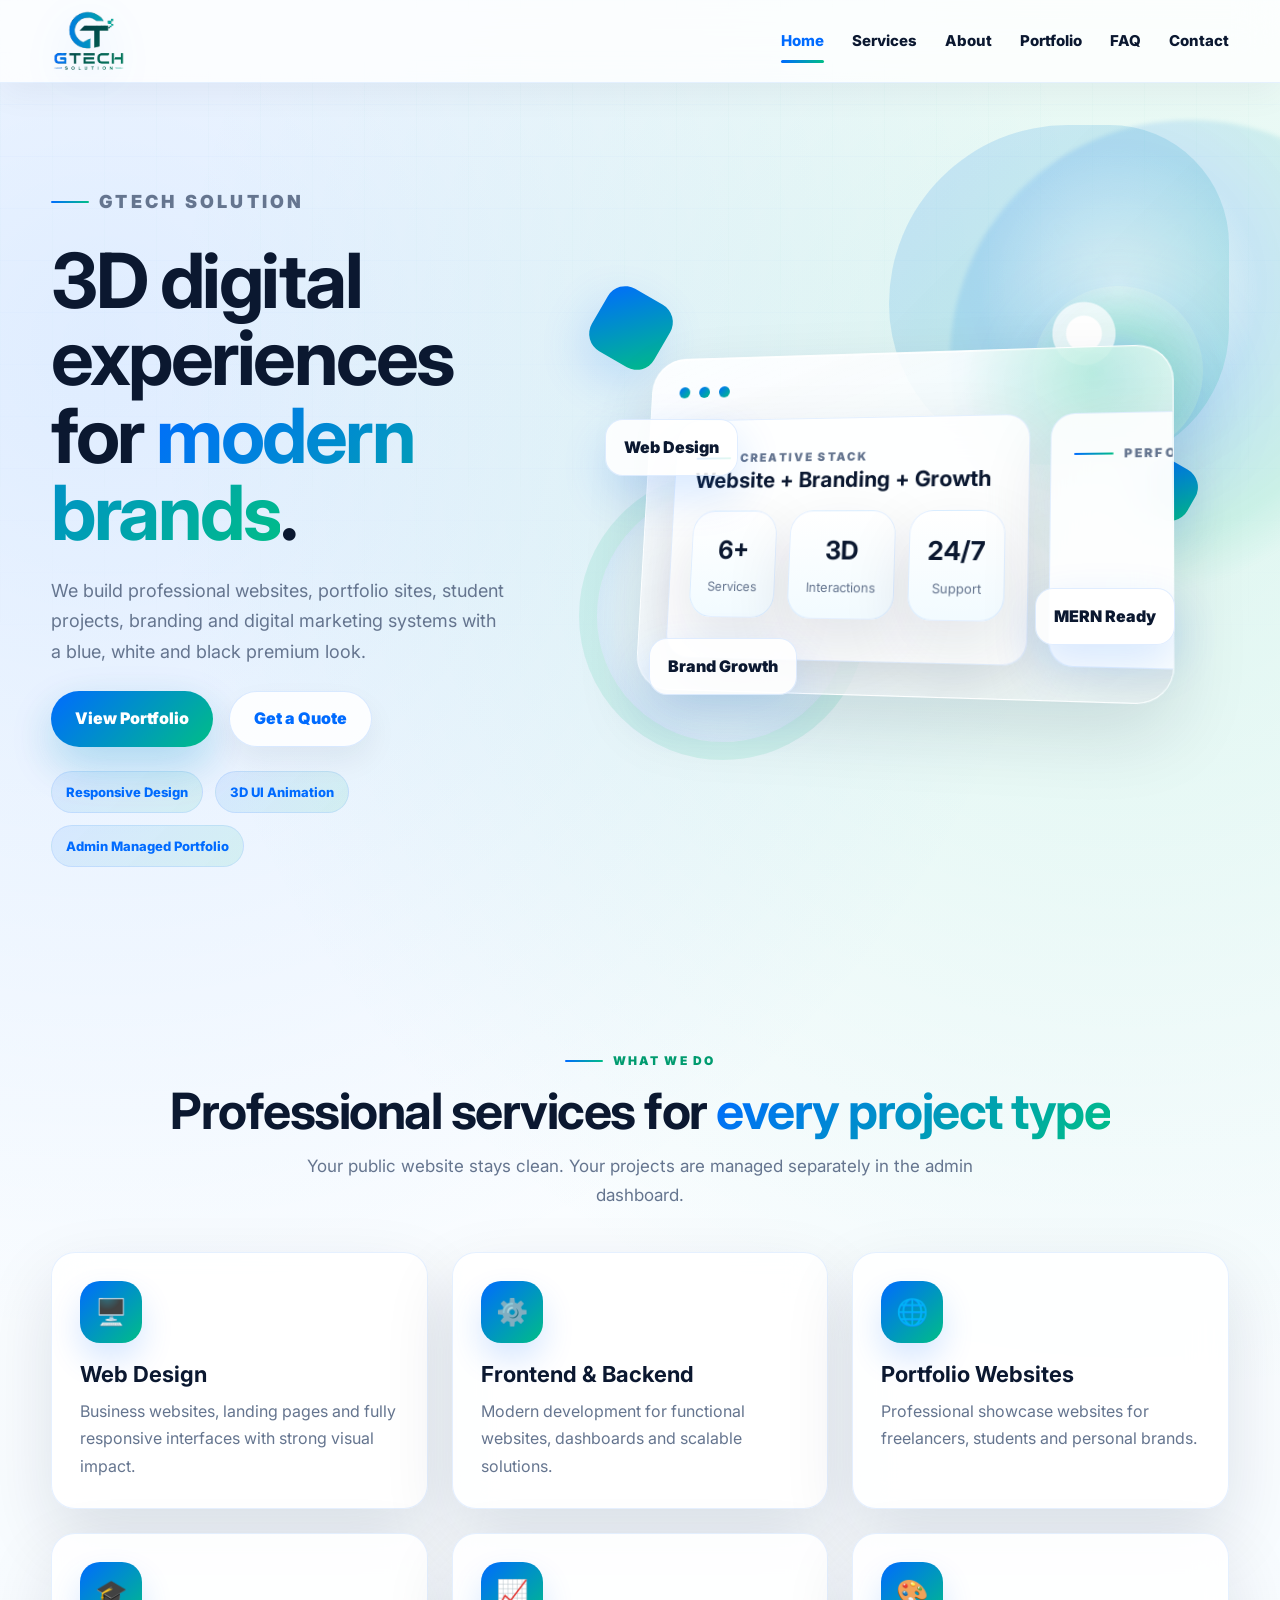
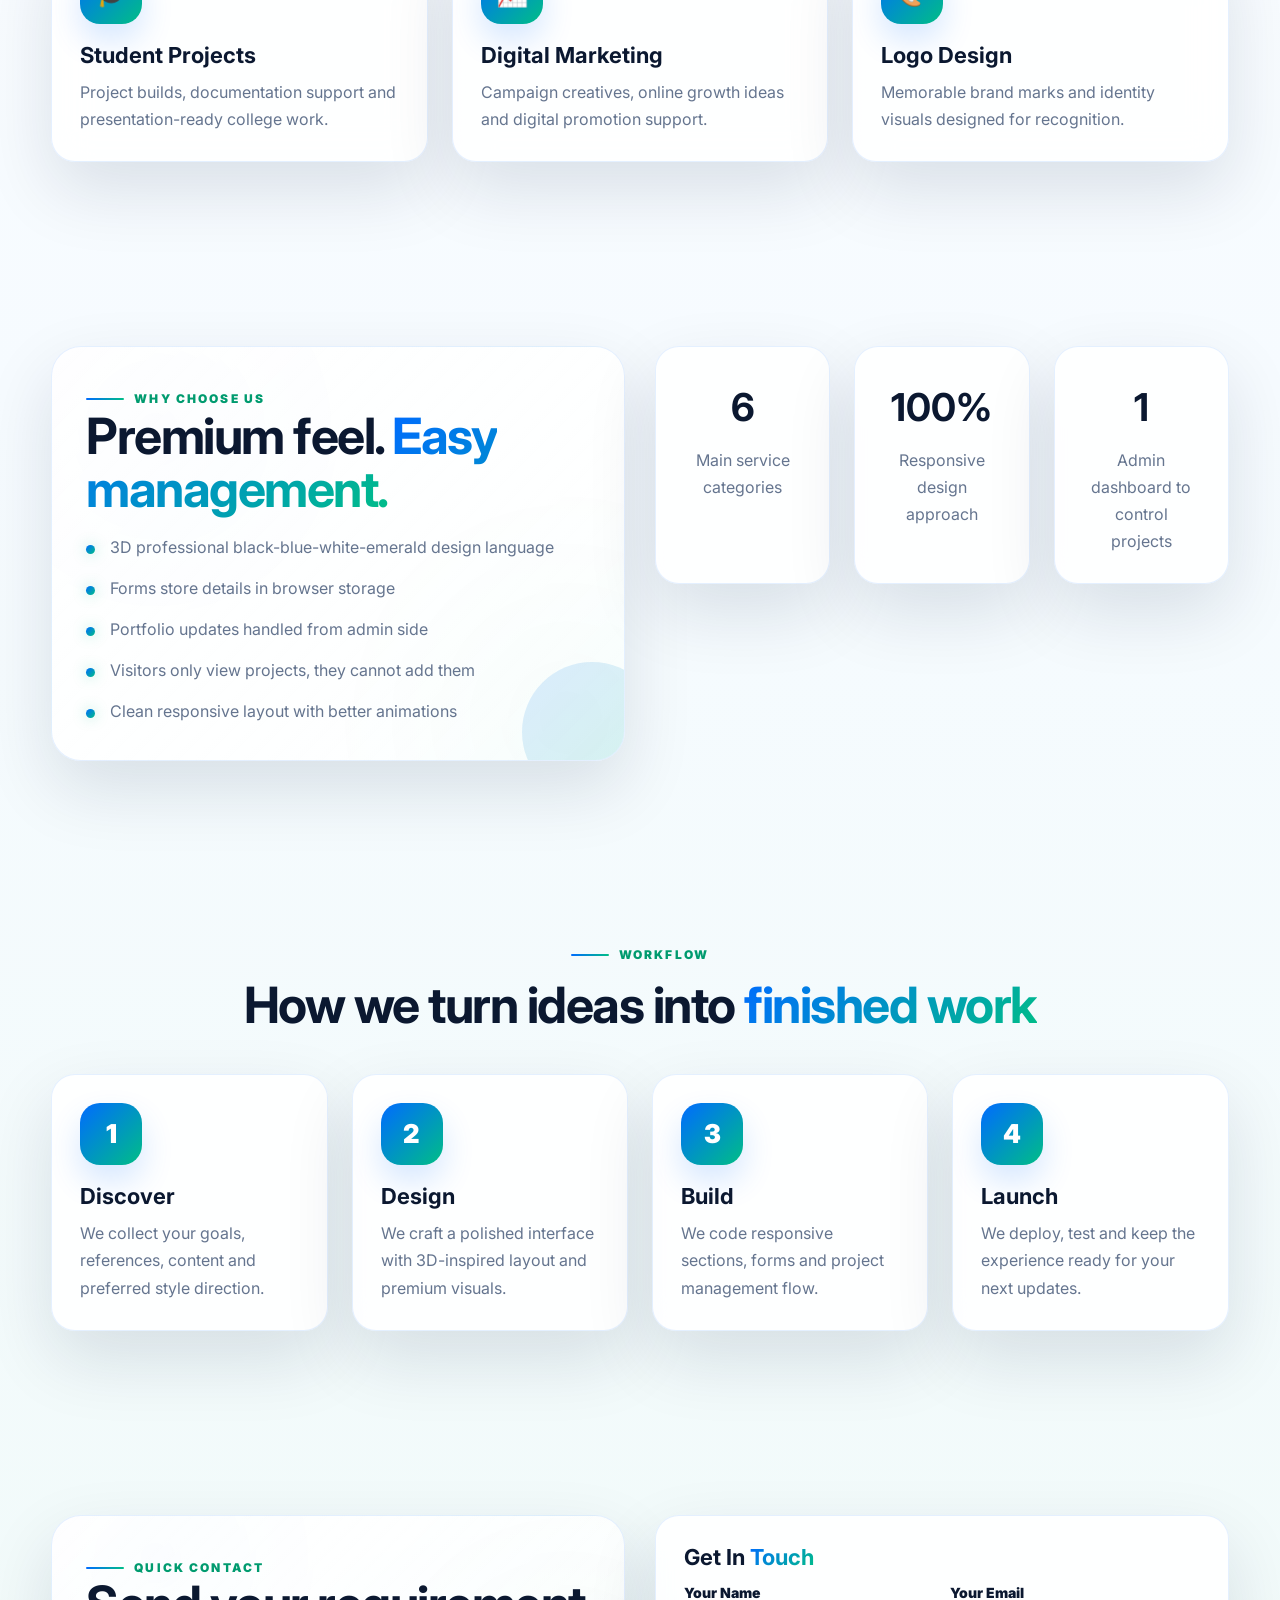
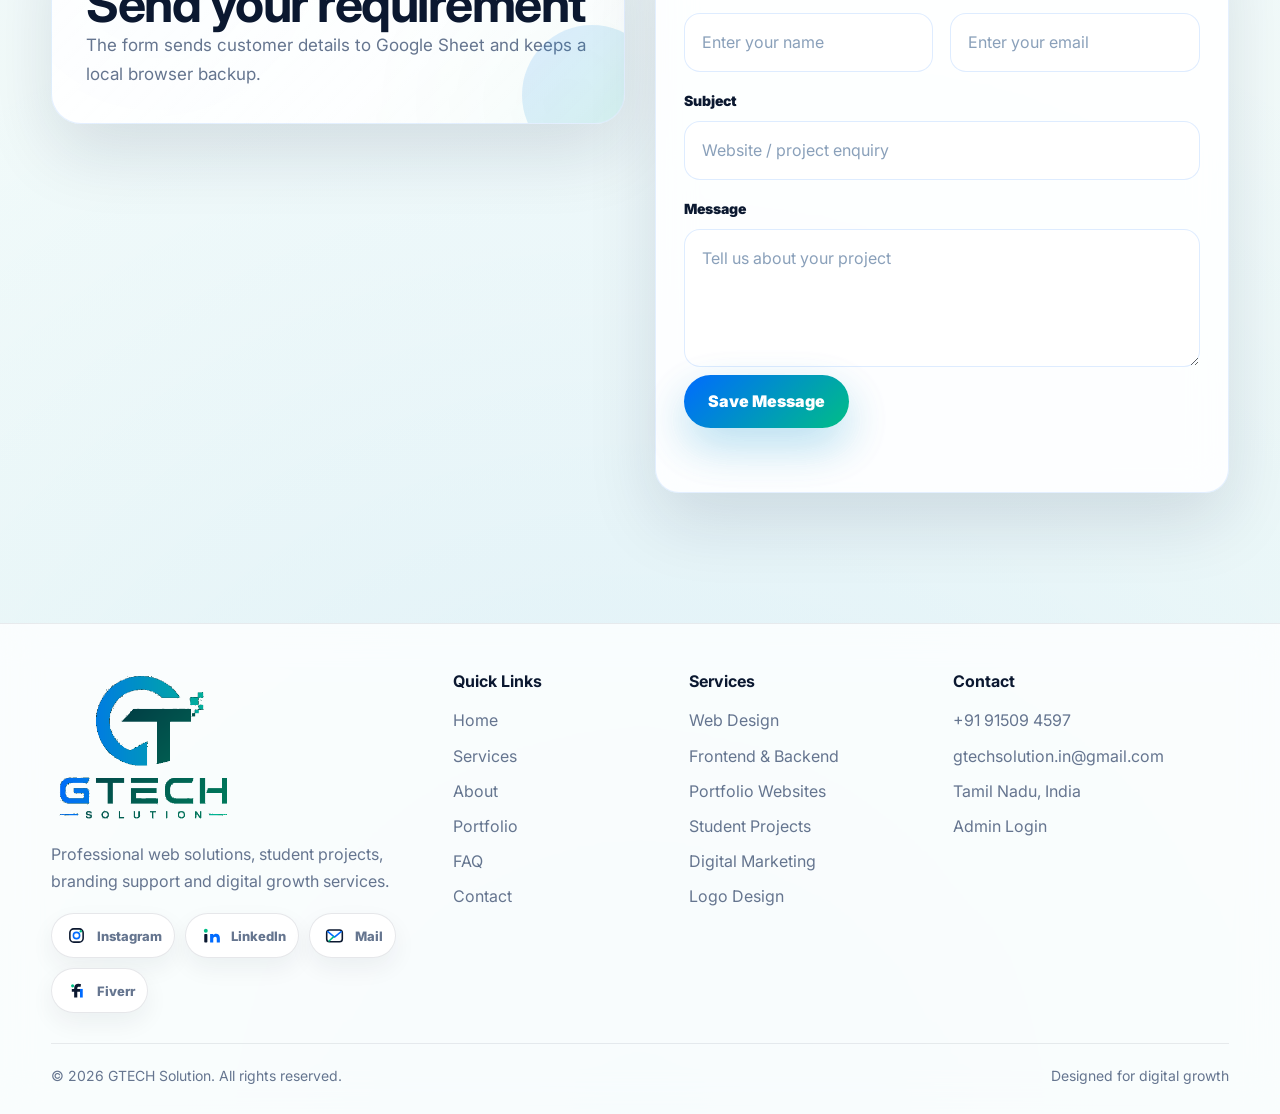
<file: index.html>
<!DOCTYPE html>
<html lang="en">
<head>
    <meta charset="UTF-8">
    <meta name="viewport" content="width=device-width, initial-scale=1.0">
    <title>GTECH Solution | Home</title>
    <link rel="stylesheet" href="style.css">
</head>
<body data-page="index">
    
    <header class="site-header">
        <div class="container nav-wrap">
            <a class="brand" href="index.html">
                <img src="assets/logo.png" alt="GTECH Solution Logo">
                <span class="sr-only">GTECH Solution</span>
            </a>
            <button class="menu-toggle" aria-label="Open menu">
                <span></span>
                <span></span>
                <span></span>
            </button>
            <nav class="nav-menu">
                <a class="nav-link active" href="index.html">Home</a>
<a class="nav-link" href="services.html">Services</a>
<a class="nav-link" href="about.html">About</a>
<a class="nav-link" href="portfolio.html">Portfolio</a>
<a class="nav-link" href="faq.html">FAQ</a>
<a class="nav-link" href="contact.html">Contact</a>
            </nav>
        </div>
    </header>
    

    <section class="hero">
        <div class="container hero-grid">
            <div class="hero-copy reveal">
                <p class="eyebrow">GTECH Solution</p>
                <h1>3D digital experiences for <span>modern brands</span>.</h1>
                <p>We build professional websites, portfolio sites, student projects, branding and digital marketing systems with a blue, white and black premium look.</p>
                <div class="hero-actions">
                    <a class="btn" href="portfolio.html">View Portfolio</a>
                    <a class="btn-ghost" href="contact.html">Get a Quote</a>
                </div>
                <div class="hero-badges">
                    <span class="hero-badge">Responsive Design</span>
                    <span class="hero-badge">3D UI Animation</span>
                    <span class="hero-badge">Admin Managed Portfolio</span>
                </div>
            </div>
            <div class="hero-visual reveal">
                <div class="hero-orb"></div>
                <div class="hero-ring"></div>
                <div class="cube cube-a"></div>
                <div class="cube cube-b"></div>
                <div class="glass-stage">
                    <div class="dashboard-3d">
                        <div class="screen-top">
                            <span class="screen-dot"></span>
                            <span class="screen-dot"></span>
                            <span class="screen-dot"></span>
                        </div>
                        <div class="screen-grid">
                            <div class="panel-card">
                                <p class="eyebrow">Creative Stack</p>
                                <h3>Website + Branding + Growth</h3>
                                <div class="mini-stats">
                                    <div class="mini-stat"><strong>6+</strong><span>Services</span></div>
                                    <div class="mini-stat"><strong>3D</strong><span>Interactions</span></div>
                                    <div class="mini-stat"><strong>24/7</strong><span>Support</span></div>
                                </div>
                            </div>
                            <div class="panel-card">
                                <p class="eyebrow">Performance</p>
                                <div class="chart-bars">
                                    <span></span>
                                    <span></span>
                                    <span></span>
                                    <span></span>
                                    <span></span>
                                </div>
                            </div>
                        </div>
                    </div>
                    <div class="floating-chip chip-a">Web Design</div>
                    <div class="floating-chip chip-b">MERN Ready</div>
                    <div class="floating-chip chip-c">Brand Growth</div>
                </div>
            </div>
        </div>
    </section>

    <section class="section">
        <div class="container">
            <div class="center-copy reveal">
                <p class="eyebrow">What we do</p>
                <h2 class="section-title">Professional services for <span>every project type</span></h2>
                <p class="section-sub">Your public website stays clean. Your projects are managed separately in the admin dashboard.</p>
            </div>
            <div class="services-grid">
                <article class="service-card reveal" data-tilt>
                    <div class="card-icon">🖥️</div>
                    <h3>Web Design</h3>
                    <p>Business websites, landing pages and fully responsive interfaces with strong visual impact.</p>
                </article>
                <article class="service-card reveal" data-tilt>
                    <div class="card-icon">⚙️</div>
                    <h3>Frontend & Backend</h3>
                    <p>Modern development for functional websites, dashboards and scalable solutions.</p>
                </article>
                <article class="service-card reveal" data-tilt>
                    <div class="card-icon">🌐</div>
                    <h3>Portfolio Websites</h3>
                    <p>Professional showcase websites for freelancers, students and personal brands.</p>
                </article>
                <article class="service-card reveal" data-tilt>
                    <div class="card-icon">🎓</div>
                    <h3>Student Projects</h3>
                    <p>Project builds, documentation support and presentation-ready college work.</p>
                </article>
                <article class="service-card reveal" data-tilt>
                    <div class="card-icon">📈</div>
                    <h3>Digital Marketing</h3>
                    <p>Campaign creatives, online growth ideas and digital promotion support.</p>
                </article>
                <article class="service-card reveal" data-tilt>
                    <div class="card-icon">🎨</div>
                    <h3>Logo Design</h3>
                    <p>Memorable brand marks and identity visuals designed for recognition.</p>
                </article>
            </div>
        </div>
    </section>

    <section class="section">
        <div class="container split-grid">
            <div class="dark-surface reveal">
                <p class="eyebrow">Why choose us</p>
                <h2 class="section-title">Premium feel. <span>Easy management.</span></h2>
                <ul class="list">
                    <li>3D professional black-blue-white-emerald design language</li>
                    <li>Forms store details in browser storage</li>
                    <li>Portfolio updates handled from admin side</li>
                    <li>Visitors only view projects, they cannot add them</li>
                    <li>Clean responsive layout with better animations</li>
                </ul>
            </div>
            <div class="stats-grid">
                <div class="metric reveal" data-tilt>
                    <strong>6</strong>
                    <p>Main service categories</p>
                </div>
                <div class="metric reveal" data-tilt>
                    <strong>100%</strong>
                    <p>Responsive design approach</p>
                </div>
                <div class="metric reveal" data-tilt>
                    <strong>1</strong>
                    <p>Admin dashboard to control projects</p>
                </div>
            </div>
        </div>
    </section>

    <section class="section">
        <div class="container">
            <div class="center-copy reveal">
                <p class="eyebrow">Workflow</p>
                <h2 class="section-title">How we turn ideas into <span>finished work</span></h2>
            </div>
            <div class="grid-4">
                <article class="process-card reveal" data-tilt>
                    <div class="card-icon">1</div>
                    <h3>Discover</h3>
                    <p>We collect your goals, references, content and preferred style direction.</p>
                </article>
                <article class="process-card reveal" data-tilt>
                    <div class="card-icon">2</div>
                    <h3>Design</h3>
                    <p>We craft a polished interface with 3D-inspired layout and premium visuals.</p>
                </article>
                <article class="process-card reveal" data-tilt>
                    <div class="card-icon">3</div>
                    <h3>Build</h3>
                    <p>We code responsive sections, forms and project management flow.</p>
                </article>
                <article class="process-card reveal" data-tilt>
                    <div class="card-icon">4</div>
                    <h3>Launch</h3>
                    <p>We deploy, test and keep the experience ready for your next updates.</p>
                </article>
            </div>
        </div>
    </section>

    <section class="section">
        <div class="container two-col">
            <div class="dark-surface reveal">
                <p class="eyebrow">Quick contact</p>
                <h2 class="section-title">Send your requirement</h2>
                <p class="section-sub">The form sends customer details to Google Sheet and keeps a local browser backup.</p>
            </div>
            <form class="contact-card reveal store-form" data-form-name="Home Contact" data-store-key="gtech_home_messages">
                <h2>Get In <span>Touch</span></h2>
                <div class="form-grid">
                    <div>
                        <label for="home-name">Your Name</label>
                        <input id="home-name" name="name" placeholder="Enter your name" required>
                    </div>
                    <div>
                        <label for="home-email">Your Email</label>
                        <input id="home-email" name="email" type="email" placeholder="Enter your email" required>
                    </div>
                    <div class="full">
                        <label for="home-subject">Subject</label>
                        <input id="home-subject" name="subject" placeholder="Website / project enquiry" required>
                    </div>
                    <div class="full">
                        <label for="home-message">Message</label>
                        <textarea id="home-message" name="message" placeholder="Tell us about your project" required></textarea>
                    </div>
                </div>
                <button class="btn" type="submit">Save Message</button>
                <p class="form-status"></p>
            </form>
        </div>
    </section>

    
    <footer class="footer">
        <div class="container footer-grid footer-grid-clean">
            <div>
                <img class="footer-logo" src="assets/logo.png" alt="GTECH Solution">
                <p>Professional web solutions, student projects, branding support and digital growth services.</p>
                <div class="footer-social">
                    <!-- Update your real links here -->
                    <a class="social-btn" href="https://www.instagram.com/gtechsolution.i?igsh=Yzc3dzJ4dGZ1Mm42" target="_blank" rel="noopener" aria-label="Instagram">
                        <img src="assets/instagram.svg" alt="Instagram logo">
                        <span>Instagram</span>
                    </a>
                    <a class="social-btn" href="https://www.linkedin.com/in/your_linkedin_username" target="_blank" rel="noopener" aria-label="LinkedIn">
                        <img src="assets/linkedin.svg" alt="LinkedIn logo">
                        <span>LinkedIn</span>
                    </a>
                    <a class="social-btn" href="https://mail.google.com/mail/?view=cm&fs=1&to=gtechsolution.in%40gmail.com&su=Website%20Enquiry&body=Hi%20GTECH%20Solution%2C%0A%0AI%20want%20to%20discuss%20a%20project.%0A%0AName%3A%0APhone%3A%0ARequirement%3A" target="_blank" rel="noopener" aria-label="Send email to GTECH Solution">
                        <img src="assets/mail.svg" alt="Gmail logo">
                        <span>Mail</span>
                    </a>
                    <a class="social-btn" href="https://www.fiverr.com/your_fiverr_username" target="_blank" rel="noopener" aria-label="Fiverr">
                        <img src="assets/fiverr.svg" alt="Fiverr logo">
                        <span>Fiverr</span>
                    </a>
                </div>
            </div>
            <div>
                <h4>Quick Links</h4>
                <a href="index.html">Home</a>
                <a href="services.html">Services</a>
                <a href="about.html">About</a>
                <a href="portfolio.html">Portfolio</a>
                <a href="faq.html">FAQ</a>
                <a href="contact.html">Contact</a>
            </div>
            <div>
                <h4>Services</h4>
                <a href="portfolio.html#web-design">Web Design</a>
                <a href="portfolio.html#development">Frontend & Backend</a>
                <a href="portfolio.html#portfolio-websites">Portfolio Websites</a>
                <a href="portfolio.html#student-projects">Student Projects</a>
                <a href="portfolio.html#digital-marketing">Digital Marketing</a>
                <a href="portfolio.html#logo-design">Logo Design</a>
            </div>
            <div>
                <h4>Contact</h4>
                <a href="tel:+91915094597">+91 91509 4597</a>
                <a href="mailto:gtechsolution.in@gmail.com">gtechsolution.in@gmail.com</a>
                <a href="contact.html">Tamil Nadu, India</a>
                <a href="admin-login.html">Admin Login</a>
            </div>
        </div>
        <div class="container footer-bottom">
            <span>© 2026 GTECH Solution. All rights reserved.</span>
            <span>Designed for digital growth</span>
        </div>
    </footer>
    
    <script src="script.js"></script>
</body>
</html>
</file>
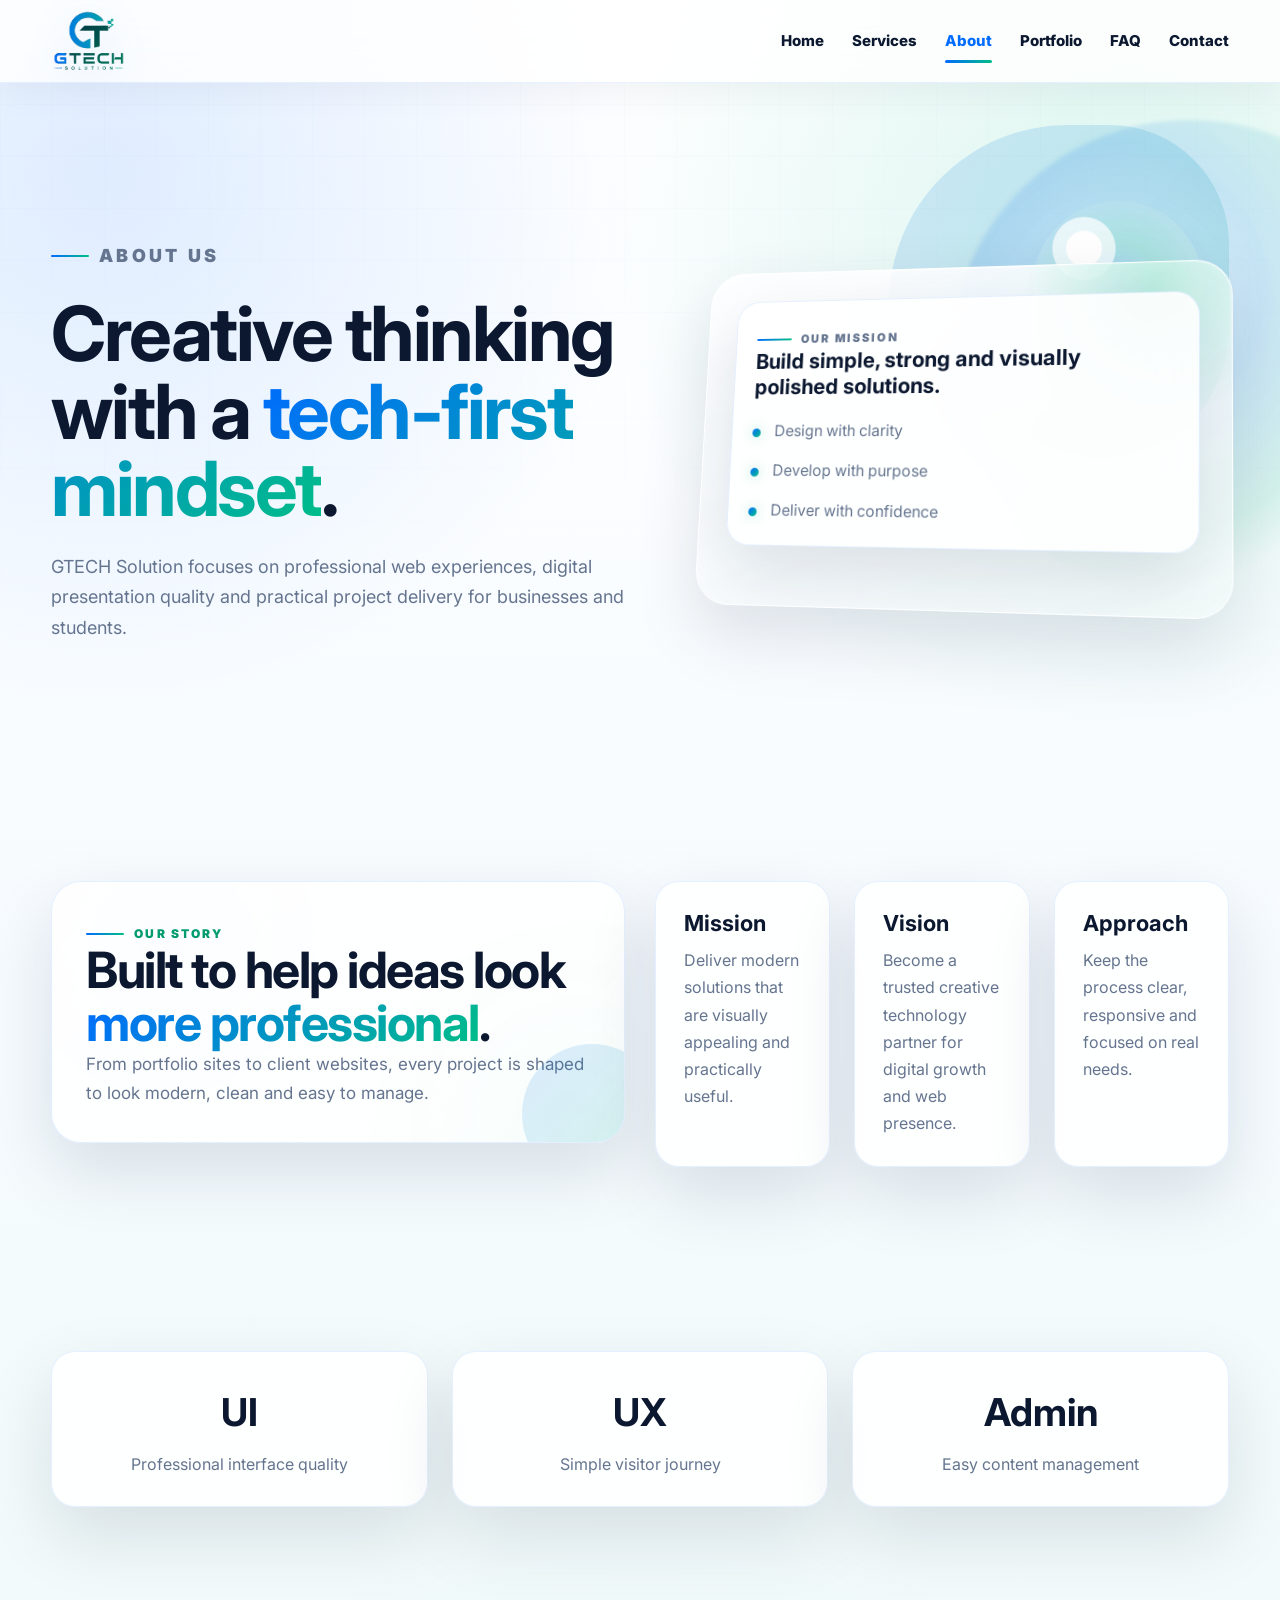
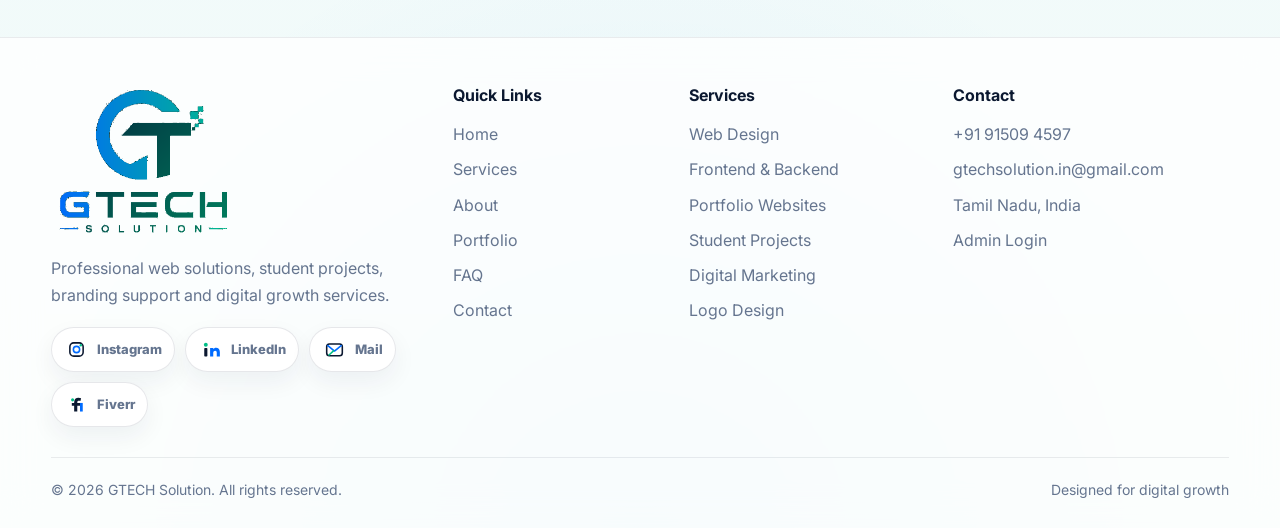
<file: about.html>
<!DOCTYPE html>
<html lang="en">
<head>
    <meta charset="UTF-8">
    <meta name="viewport" content="width=device-width, initial-scale=1.0">
    <title>GTECH Solution | About</title>
    <link rel="stylesheet" href="style.css">
</head>
<body data-page="about">
    
    <header class="site-header">
        <div class="container nav-wrap">
            <a class="brand" href="index.html">
                <img src="assets/logo.png" alt="GTECH Solution Logo">
                <span class="sr-only">GTECH Solution</span>
            </a>
            <button class="menu-toggle" aria-label="Open menu">
                <span></span>
                <span></span>
                <span></span>
            </button>
            <nav class="nav-menu">
                <a class="nav-link" href="index.html">Home</a>
<a class="nav-link" href="services.html">Services</a>
<a class="nav-link active" href="about.html">About</a>
<a class="nav-link" href="portfolio.html">Portfolio</a>
<a class="nav-link" href="faq.html">FAQ</a>
<a class="nav-link" href="contact.html">Contact</a>
            </nav>
        </div>
    </header>
    
    <section class="page-hero">
        <div class="container hero-grid">
            <div class="hero-copy reveal">
                <p class="eyebrow">About us</p>
                <h1>Creative thinking with a <span>tech-first mindset</span>.</h1>
                <p>GTECH Solution focuses on professional web experiences, digital presentation quality and practical project delivery for businesses and students.</p>
            </div>
            <div class="hero-visual reveal">
                <div class="hero-orb"></div>
                <div class="glass-stage">
                    <div class="dashboard-3d">
                        <div class="panel-card">
                            <p class="eyebrow">Our mission</p>
                            <h3>Build simple, strong and visually polished solutions.</h3>
                            <ul class="list">
                                <li>Design with clarity</li>
                                <li>Develop with purpose</li>
                                <li>Deliver with confidence</li>
                            </ul>
                        </div>
                    </div>
                </div>
            </div>
        </div>
    </section>
    <section class="section">
        <div class="container split-grid">
            <div class="dark-surface reveal">
                <p class="eyebrow">Our story</p>
                <h2 class="section-title">Built to help ideas look <span>more professional</span>.</h2>
                <p class="section-sub">From portfolio sites to client websites, every project is shaped to look modern, clean and easy to manage.</p>
            </div>
            <div class="grid-3">
                <div class="info-card reveal" data-tilt><h3>Mission</h3><p>Deliver modern solutions that are visually appealing and practically useful.</p></div>
                <div class="info-card reveal" data-tilt><h3>Vision</h3><p>Become a trusted creative technology partner for digital growth and web presence.</p></div>
                <div class="info-card reveal" data-tilt><h3>Approach</h3><p>Keep the process clear, responsive and focused on real needs.</p></div>
            </div>
        </div>
    </section>
    <section class="section">
        <div class="container stats-grid">
            <div class="metric reveal" data-tilt><strong>UI</strong><p>Professional interface quality</p></div>
            <div class="metric reveal" data-tilt><strong>UX</strong><p>Simple visitor journey</p></div>
            <div class="metric reveal" data-tilt><strong>Admin</strong><p>Easy content management</p></div>
        </div>
    </section>
    
    <footer class="footer">
        <div class="container footer-grid footer-grid-clean">
            <div>
                <img class="footer-logo" src="assets/logo.png" alt="GTECH Solution">
                <p>Professional web solutions, student projects, branding support and digital growth services.</p>
                <div class="footer-social">
                    <!-- Update your real links here -->
                    <a class="social-btn" href="https://www.instagram.com/gtechsolution.i?igsh=Yzc3dzJ4dGZ1Mm42" target="_blank" rel="noopener" aria-label="Instagram">
                        <img src="assets/instagram.svg" alt="Instagram logo">
                        <span>Instagram</span>
                    </a>
                    <a class="social-btn" href="https://www.linkedin.com/in/your_linkedin_username" target="_blank" rel="noopener" aria-label="LinkedIn">
                        <img src="assets/linkedin.svg" alt="LinkedIn logo">
                        <span>LinkedIn</span>
                    </a>
                    <a class="social-btn" href="https://mail.google.com/mail/?view=cm&fs=1&to=gtechsolution.in%40gmail.com&su=Website%20Enquiry&body=Hi%20GTECH%20Solution%2C%0A%0AI%20want%20to%20discuss%20a%20project.%0A%0AName%3A%0APhone%3A%0ARequirement%3A" target="_blank" rel="noopener" aria-label="Send email to GTECH Solution">
                        <img src="assets/mail.svg" alt="Gmail logo">
                        <span>Mail</span>
                    </a>
                    <a class="social-btn" href="https://www.fiverr.com/your_fiverr_username" target="_blank" rel="noopener" aria-label="Fiverr">
                        <img src="assets/fiverr.svg" alt="Fiverr logo">
                        <span>Fiverr</span>
                    </a>
                </div>
            </div>
            <div>
                <h4>Quick Links</h4>
                <a href="index.html">Home</a>
                <a href="services.html">Services</a>
                <a href="about.html">About</a>
                <a href="portfolio.html">Portfolio</a>
                <a href="faq.html">FAQ</a>
                <a href="contact.html">Contact</a>
            </div>
            <div>
                <h4>Services</h4>
                <a href="portfolio.html#web-design">Web Design</a>
                <a href="portfolio.html#development">Frontend & Backend</a>
                <a href="portfolio.html#portfolio-websites">Portfolio Websites</a>
                <a href="portfolio.html#student-projects">Student Projects</a>
                <a href="portfolio.html#digital-marketing">Digital Marketing</a>
                <a href="portfolio.html#logo-design">Logo Design</a>
            </div>
            <div>
                <h4>Contact</h4>
                <a href="tel:+91915094597">+91 91509 4597</a>
                <a href="mailto:gtechsolution.in@gmail.com">gtechsolution.in@gmail.com</a>
                <a href="contact.html">Tamil Nadu, India</a>
                <a href="admin-login.html">Admin Login</a>
            </div>
        </div>
        <div class="container footer-bottom">
            <span>© 2026 GTECH Solution. All rights reserved.</span>
            <span>Designed for digital growth</span>
        </div>
    </footer>
    
    <script src="script.js"></script>
</body>
</html>
</file>
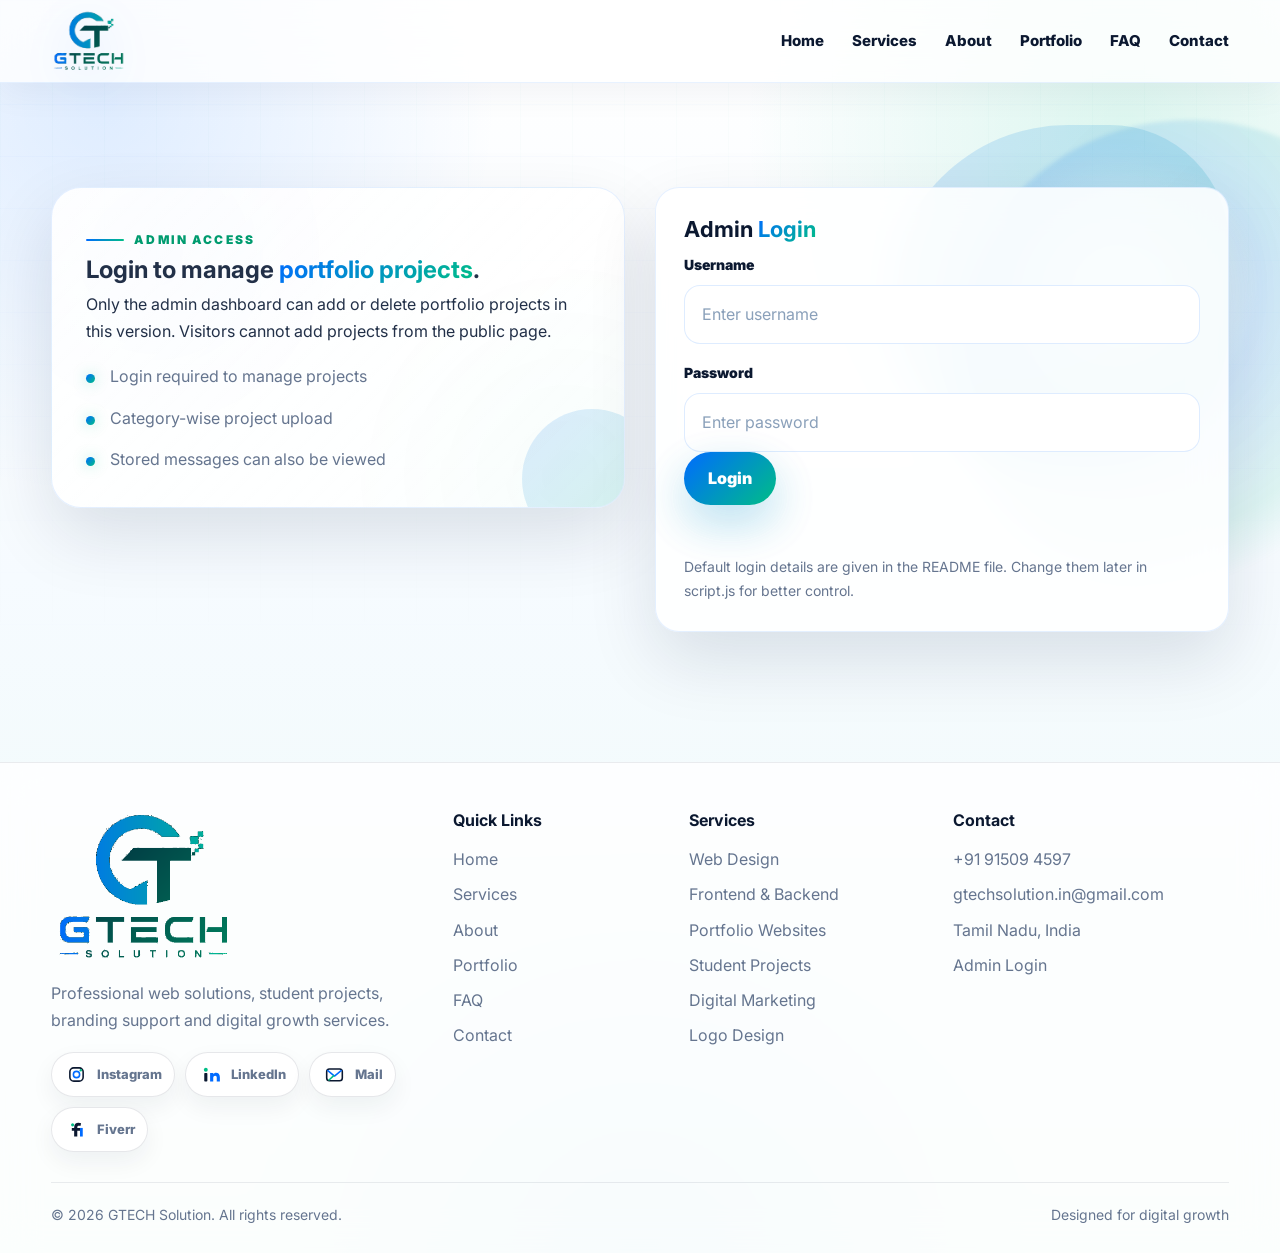
<file: admin-dashboard.html>
<!DOCTYPE html>
<html lang="en">
<head>
    <meta charset="UTF-8">
    <meta name="viewport" content="width=device-width, initial-scale=1.0">
    <title>GTECH Solution | Admin Dashboard</title>
    <link rel="stylesheet" href="style.css">
</head>
<body data-page="admin-dashboard">
    
    <header class="site-header">
        <div class="container nav-wrap">
            <a class="brand" href="index.html">
                <img src="assets/logo.png" alt="GTECH Solution Logo">
                <span class="sr-only">GTECH Solution</span>
            </a>
            <button class="menu-toggle" aria-label="Open menu">
                <span></span>
                <span></span>
                <span></span>
            </button>
            <nav class="nav-menu">
                <a class="nav-link" href="index.html">Home</a>
<a class="nav-link" href="services.html">Services</a>
<a class="nav-link" href="about.html">About</a>
<a class="nav-link" href="portfolio.html">Portfolio</a>
<a class="nav-link" href="faq.html">FAQ</a>
<a class="nav-link" href="contact.html">Contact</a>
            </nav>
        </div>
    </header>
    
    <section class="page-hero">
        <div class="container hero-grid">
            <div class="hero-copy reveal">
                <p class="eyebrow">Admin dashboard</p>
                <h1>Manage portfolio projects <span>from one place</span>.</h1>
                <p>Add projects by category, upload 5 to 10 images per project, delete custom entries and review properly saved form messages.</p>
                <div class="hero-actions">
                    <button class="btn" type="button" id="logoutButton">Logout</button>
                    <a class="btn-ghost" href="portfolio.html">View Public Portfolio</a>
                </div>
            </div>
            <div class="hero-visual reveal">
                <div class="glass-stage">
                    <div class="dashboard-3d">
                        <div class="screen-top"><span class="screen-dot"></span><span class="screen-dot"></span><span class="screen-dot"></span></div>
                        <div class="screen-grid">
                            <div class="panel-card"><h3>Total Sections</h3><div class="mini-stats"><div class="mini-stat"><strong>6</strong><span>Categories</span></div></div></div>
                            <div class="panel-card"><h3>Use</h3><p class="admin-note">Add project details with image and category. Public page updates automatically in the same browser.</p></div>
                        </div>
                    </div>
                    <div class="floating-chip chip-a">Manage</div>
                    <div class="floating-chip chip-b">Publish</div>
                </div>
            </div>
        </div>
    </section>
    <section class="section">
        <div class="container admin-layout">
            <form class="admin-panel reveal" id="projectAdminForm">
                <h3>Add New <span>Project</span></h3>
                <div class="form-grid">
                    <div class="full">
                        <label for="project-title">Project Title</label>
                        <input id="project-title" name="title" placeholder="Enter project title" required>
                    </div>
                    <div>
                        <label for="project-category">Category</label>
                        <select id="project-category" name="category" required>
                            <option value="web_design">Web Design</option>
                            <option value="development">Frontend & Backend</option>
                            <option value="portfolio_websites">Portfolio Websites</option>
                            <option value="student_projects">Student Projects</option>
                            <option value="digital_marketing">Digital Marketing</option>
                            <option value="logo_design">Logo Design</option>
                        </select>
                    </div>
                    <div>
                        <label for="project-client">Client / Type</label>
                        <input id="project-client" name="client" placeholder="Client name or project type">
                    </div>
                    <div class="full">
                        <label for="project-description">Project Description</label>
                        <textarea id="project-description" name="description" placeholder="Write a short description" required></textarea>
                    </div>
                    <div class="full">
                        <label for="project-image">Project Images (up to 10)</label>
                        <input id="project-image" name="image" type="file" accept="image/*" multiple>
                    </div>
                </div>
                <button class="btn" type="submit">Add Project</button>
                <p class="form-status" id="projectStatus"></p>
            </form>
            <div class="dashboard-card reveal">
                <h3>Dashboard <span>Notes</span></h3>
                <ul class="list">
                    <li>This admin system uses browser localStorage.</li>
                    <li>Public portfolio page will show your saved projects by separate service categories.</li>
                    <li>You can attach 5 to 10 project images in one upload for gallery-style project cards.</li>
                    <li>For real online multi-device access, upgrade to backend later.</li>
                </ul>
            </div>
        </div>
    </section>
    <section class="section">
        <div class="container">
            <div class="center-copy reveal">
                <p class="eyebrow">Manage projects</p>
                <h2 class="section-title">All custom portfolio entries</h2>
            </div>
            <div class="dashboard-grid" id="adminProjectLists"></div>
        </div>
    </section>
    <section class="section">
        <div class="container two-col">
            <div class="dashboard-card reveal">
                <h3>Stored Form Data <span>from Home</span></h3>
                <div class="preview-list" id="homeMessageList"></div>
            </div>
            <div class="dashboard-card reveal">
                <h3>Stored Form Data <span>from Contact</span></h3>
                <div class="preview-list" id="contactMessageList"></div>
            </div>
        </div>
    </section>
    
    <footer class="footer">
        <div class="container footer-grid footer-grid-clean">
            <div>
                <img class="footer-logo" src="assets/logo.png" alt="GTECH Solution">
                <p>Professional web solutions, student projects, branding support and digital growth services.</p>
                <div class="footer-social">
                    <!-- Update your real links here -->
                    <a class="social-btn"https://www.instagram.com/gtechsolution.i?igsh=Yzc3dzJ4dGZ1Mm42" target="_blank" rel="noopener" aria-label="Instagram">
                        <img src="assets/instagram.svg" alt="Instagram logo">
                        <span>Instagram</span>
                    </a>
                    <a class="social-btn" href="https://www.linkedin.com/in/your_linkedin_username" target="_blank" rel="noopener" aria-label="LinkedIn">
                        <img src="assets/linkedin.svg" alt="LinkedIn logo">
                        <span>LinkedIn</span>
                    </a>
                    <a class="social-btn" href="https://mail.google.com/mail/?view=cm&fs=1&to=gtechsolution.in%40gmail.com&su=Website%20Enquiry&body=Hi%20GTECH%20Solution%2C%0A%0AI%20want%20to%20discuss%20a%20project.%0A%0AName%3A%0APhone%3A%0ARequirement%3A" target="_blank" rel="noopener" aria-label="Send email to GTECH Solution">
                        <img src="assets/mail.svg" alt="Gmail logo">
                        <span>Mail</span>
                    </a>
                    <a class="social-btn" href="https://www.fiverr.com/your_fiverr_username" target="_blank" rel="noopener" aria-label="Fiverr">
                        <img src="assets/fiverr.svg" alt="Fiverr logo">
                        <span>Fiverr</span>
                    </a>
                </div>
            </div>
            <div>
                <h4>Quick Links</h4>
                <a href="index.html">Home</a>
                <a href="services.html">Services</a>
                <a href="about.html">About</a>
                <a href="portfolio.html">Portfolio</a>
                <a href="faq.html">FAQ</a>
                <a href="contact.html">Contact</a>
            </div>
            <div>
                <h4>Services</h4>
                <a href="portfolio.html#web-design">Web Design</a>
                <a href="portfolio.html#development">Frontend & Backend</a>
                <a href="portfolio.html#portfolio-websites">Portfolio Websites</a>
                <a href="portfolio.html#student-projects">Student Projects</a>
                <a href="portfolio.html#digital-marketing">Digital Marketing</a>
                <a href="portfolio.html#logo-design">Logo Design</a>
            </div>
            <div>
                <h4>Contact</h4>
                <a href="tel:+91915094597">+91 91509 4597</a>
                <a href="mailto:gtechsolution.in@gmail.com">gtechsolution.in@gmail.com</a>
                <a href="contact.html">Tamil Nadu, India</a>
                <a href="admin-login.html">Admin Login</a>
            </div>
        </div>
        <div class="container footer-bottom">
            <span>© 2026 GTECH Solution. All rights reserved.</span>
            <span>Designed for digital growth</span>
        </div>
    </footer>
    
    <script src="script.js"></script>
</body>
</html>
</file>
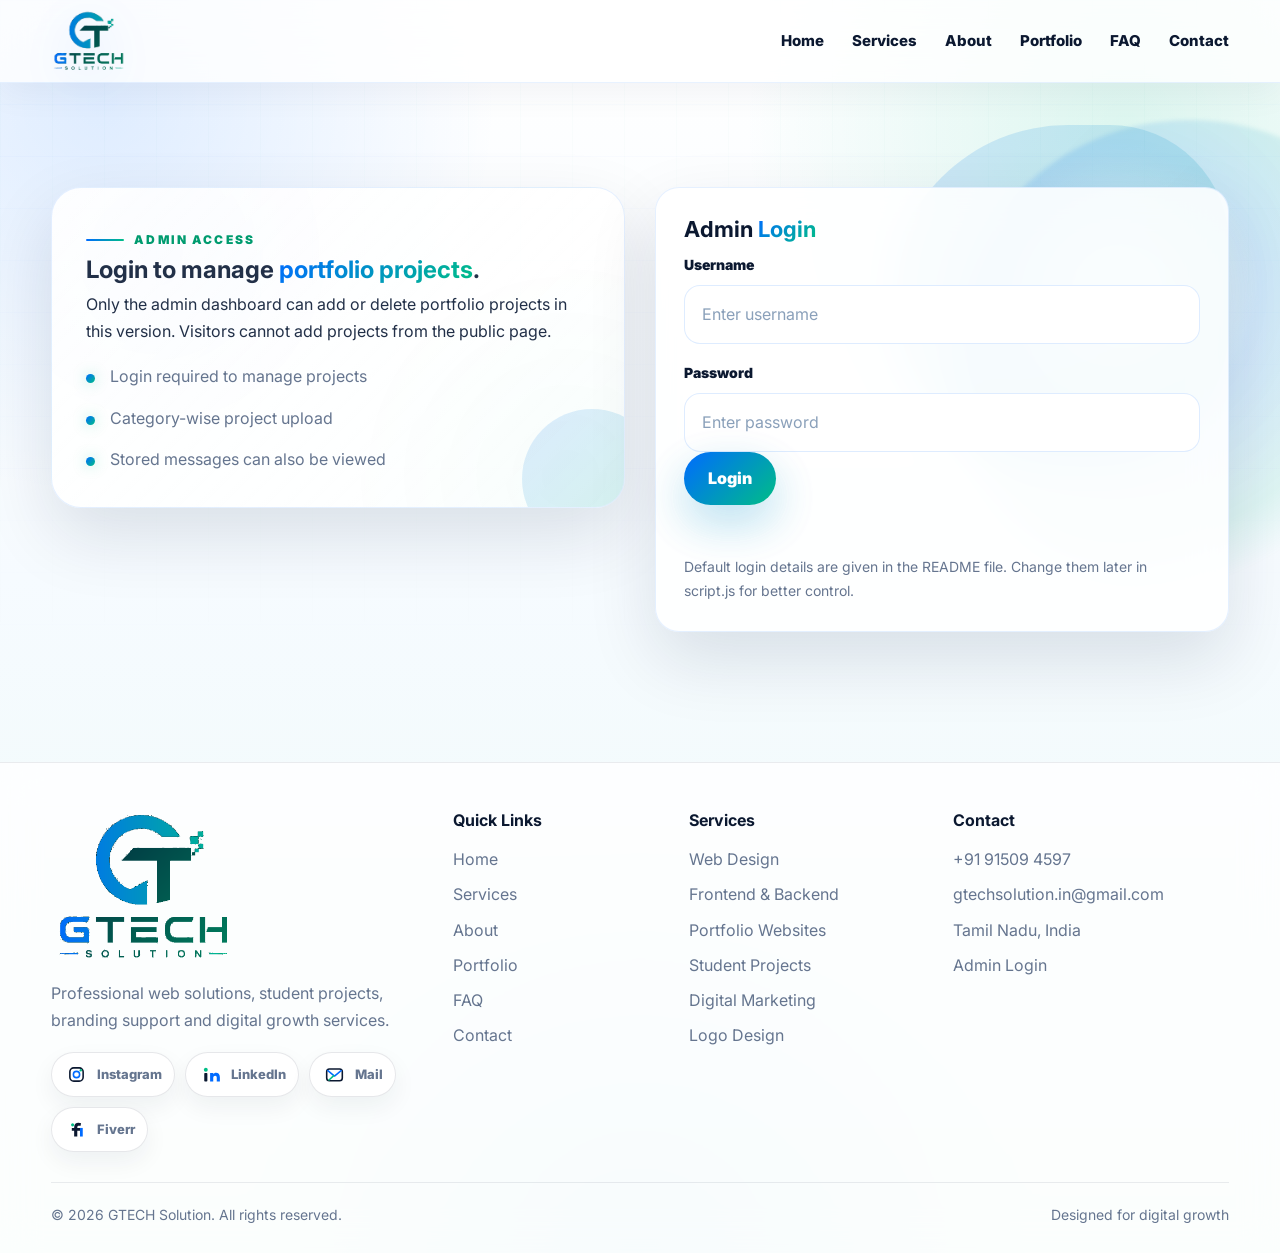
<file: admin-login.html>
<!DOCTYPE html>
<html lang="en">
<head>
    <meta charset="UTF-8">
    <meta name="viewport" content="width=device-width, initial-scale=1.0">
    <title>GTECH Solution | Admin Login</title>
    <link rel="stylesheet" href="style.css">
</head>
<body data-page="admin-login">
    
    <header class="site-header">
        <div class="container nav-wrap">
            <a class="brand" href="index.html">
                <img src="assets/logo.png" alt="GTECH Solution Logo">
                <span class="sr-only">GTECH Solution</span>
            </a>
            <button class="menu-toggle" aria-label="Open menu">
                <span></span>
                <span></span>
                <span></span>
            </button>
            <nav class="nav-menu">
                <a class="nav-link" href="index.html">Home</a>
<a class="nav-link" href="services.html">Services</a>
<a class="nav-link" href="about.html">About</a>
<a class="nav-link" href="portfolio.html">Portfolio</a>
<a class="nav-link" href="faq.html">FAQ</a>
<a class="nav-link" href="contact.html">Contact</a>
            </nav>
        </div>
    </header>
    
    <section class="page-hero">
        <div class="container login-layout">
            <div class="dark-surface reveal">
                <p class="eyebrow">Admin access</p>
                <h1>Login to manage <span>portfolio projects</span>.</h1>
                <p>Only the admin dashboard can add or delete portfolio projects in this version. Visitors cannot add projects from the public page.</p>
                <ul class="list">
                    <li>Login required to manage projects</li>
                    <li>Category-wise project upload</li>
                    <li>Stored messages can also be viewed</li>
                </ul>
            </div>
            <form class="login-card reveal" id="adminLoginForm">
                <h2>Admin <span>Login</span></h2>
                <div class="form-grid">
                    <div class="full">
                        <label for="admin-username">Username</label>
                        <input id="admin-username" name="username" placeholder="Enter username" required>
                    </div>
                    <div class="full">
                        <label for="admin-password">Password</label>
                        <input id="admin-password" name="password" type="password" placeholder="Enter password" required>
                    </div>
                </div>
                <button class="btn" type="submit">Login</button>
                <p class="form-status" id="loginStatus"></p>
                <p class="admin-note">Default login details are given in the README file. Change them later in script.js for better control.</p>
            </form>
        </div>
    </section>
    
    <footer class="footer">
        <div class="container footer-grid footer-grid-clean">
            <div>
                <img class="footer-logo" src="assets/logo.png" alt="GTECH Solution">
                <p>Professional web solutions, student projects, branding support and digital growth services.</p>
                <div class="footer-social">
                    <!-- Update your real links here -->
                    <a class="social-btn"https://www.instagram.com/gtechsolution.i?igsh=Yzc3dzJ4dGZ1Mm42" target="_blank" rel="noopener" aria-label="Instagram">
                        <img src="assets/instagram.svg" alt="Instagram logo">
                        <span>Instagram</span>
                    </a>
                    <a class="social-btn" href="https://www.linkedin.com/in/your_linkedin_username" target="_blank" rel="noopener" aria-label="LinkedIn">
                        <img src="assets/linkedin.svg" alt="LinkedIn logo">
                        <span>LinkedIn</span>
                    </a>
                    <a class="social-btn" href="https://mail.google.com/mail/?view=cm&fs=1&to=gtechsolution.in%40gmail.com&su=Website%20Enquiry&body=Hi%20GTECH%20Solution%2C%0A%0AI%20want%20to%20discuss%20a%20project.%0A%0AName%3A%0APhone%3A%0ARequirement%3A" target="_blank" rel="noopener" aria-label="Send email to GTECH Solution">
                        <img src="assets/mail.svg" alt="Gmail logo">
                        <span>Mail</span>
                    </a>
                    <a class="social-btn" href="https://www.fiverr.com/your_fiverr_username" target="_blank" rel="noopener" aria-label="Fiverr">
                        <img src="assets/fiverr.svg" alt="Fiverr logo">
                        <span>Fiverr</span>
                    </a>
                </div>
            </div>
            <div>
                <h4>Quick Links</h4>
                <a href="index.html">Home</a>
                <a href="services.html">Services</a>
                <a href="about.html">About</a>
                <a href="portfolio.html">Portfolio</a>
                <a href="faq.html">FAQ</a>
                <a href="contact.html">Contact</a>
            </div>
            <div>
                <h4>Services</h4>
                <a href="portfolio.html#web-design">Web Design</a>
                <a href="portfolio.html#development">Frontend & Backend</a>
                <a href="portfolio.html#portfolio-websites">Portfolio Websites</a>
                <a href="portfolio.html#student-projects">Student Projects</a>
                <a href="portfolio.html#digital-marketing">Digital Marketing</a>
                <a href="portfolio.html#logo-design">Logo Design</a>
            </div>
            <div>
                <h4>Contact</h4>
                <a href="tel:+91915094597">+91 91509 4597</a>
                <a href="mailto:gtechsolution.in@gmail.com">gtechsolution.in@gmail.com</a>
                <a href="contact.html">Tamil Nadu, India</a>
                <a href="admin-login.html">Admin Login</a>
            </div>
        </div>
        <div class="container footer-bottom">
            <span>© 2026 GTECH Solution. All rights reserved.</span>
            <span>Designed for digital growth</span>
        </div>
    </footer>
    
    <script src="script.js"></script>
</body>
</html>
</file>
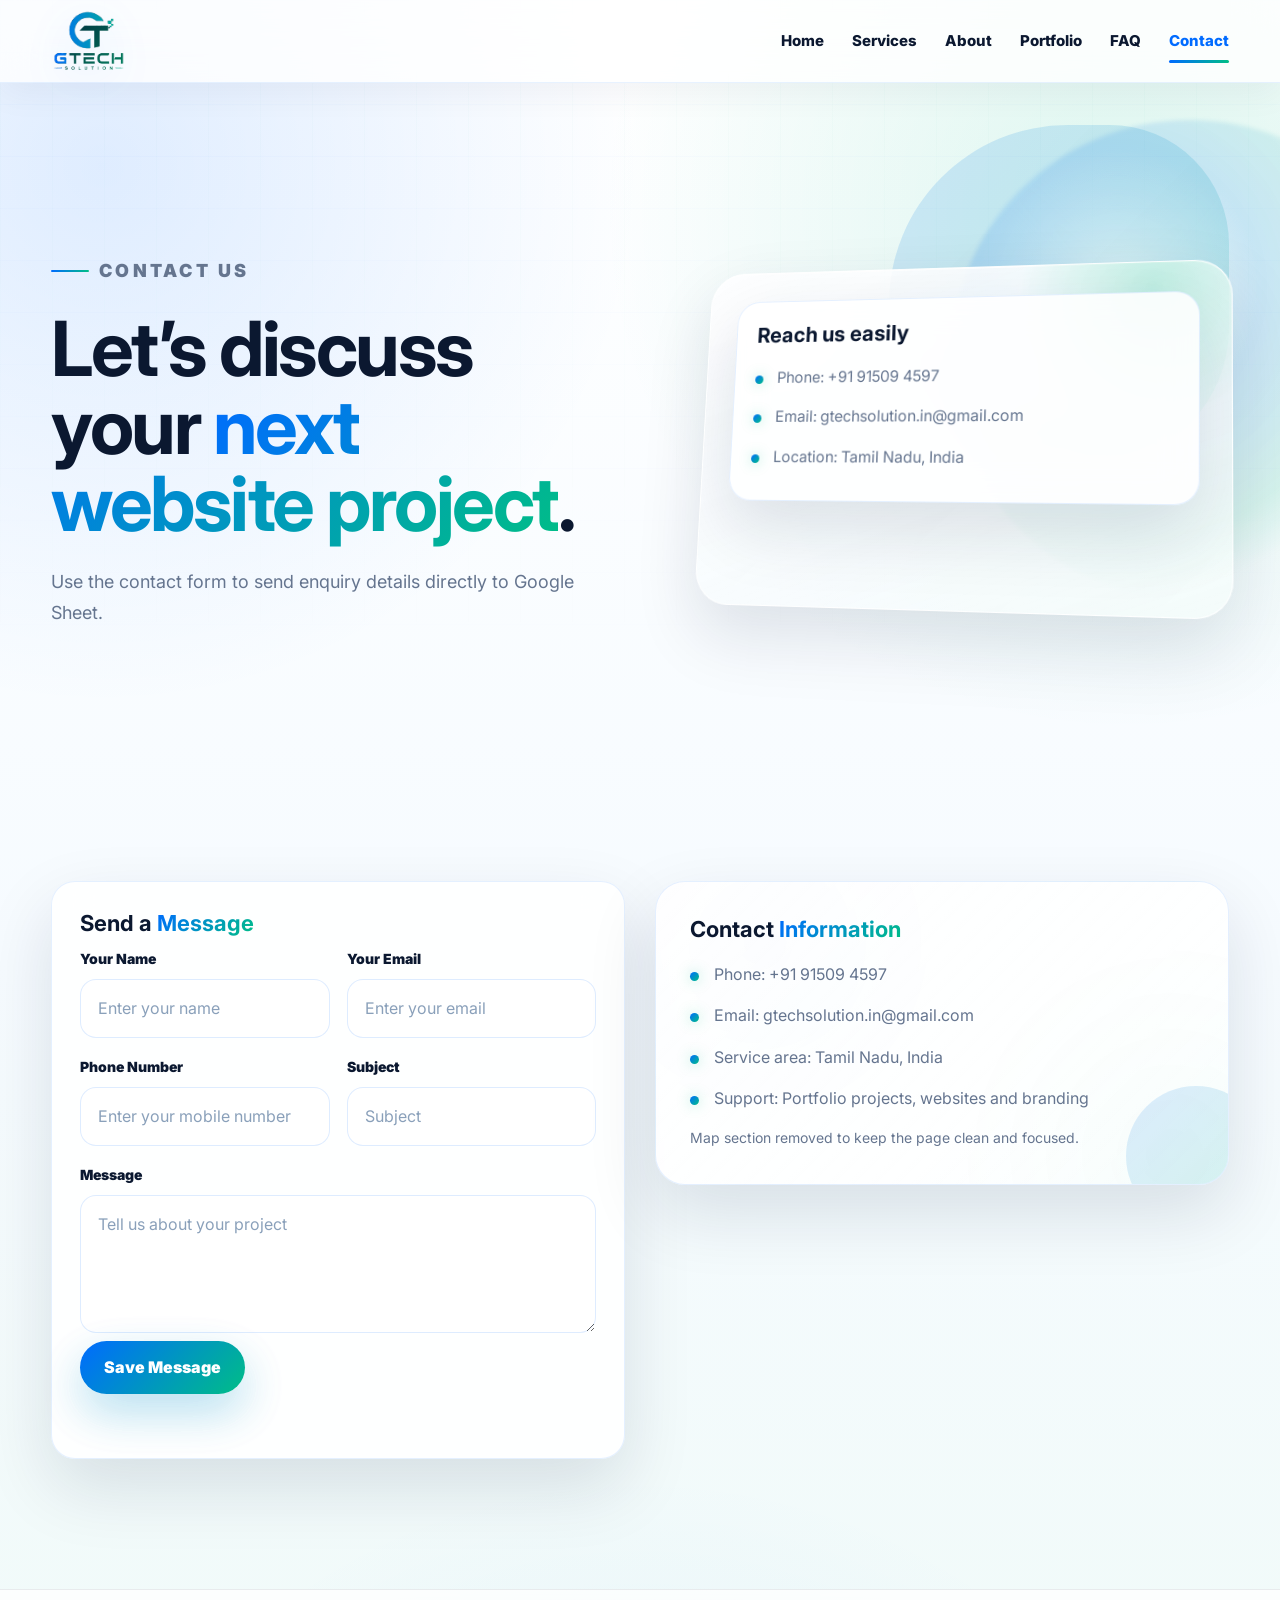
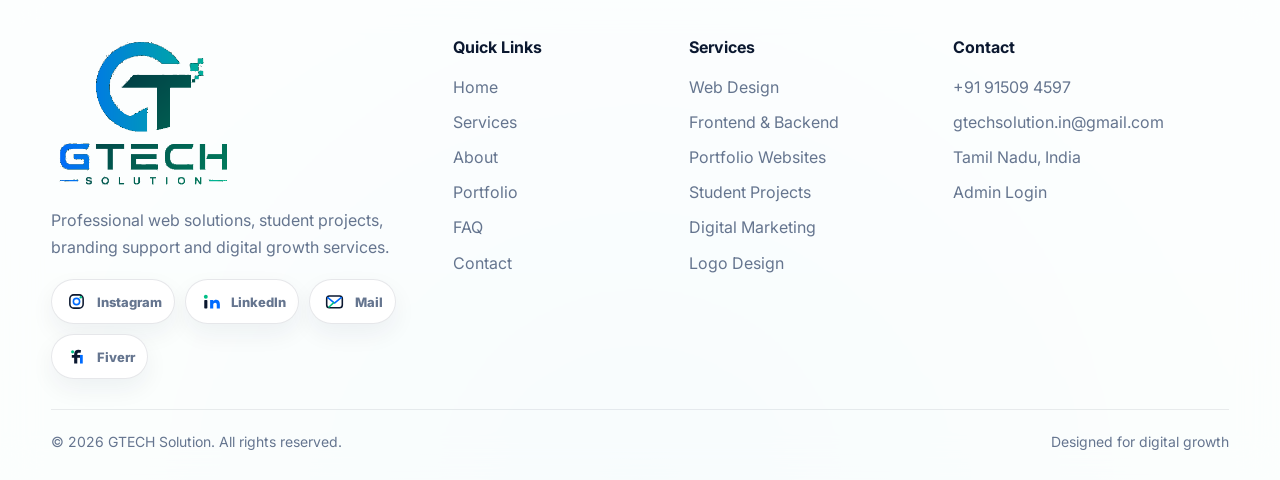
<file: contact.html>
<!DOCTYPE html>
<html lang="en">
<head>
    <meta charset="UTF-8">
    <meta name="viewport" content="width=device-width, initial-scale=1.0">
    <title>GTECH Solution | Contact</title>
    <link rel="stylesheet" href="style.css">
</head>
<body data-page="contact">
    
    <header class="site-header">
        <div class="container nav-wrap">
            <a class="brand" href="index.html">
                <img src="assets/logo.png" alt="GTECH Solution Logo">
                <span class="sr-only">GTECH Solution</span>
            </a>
            <button class="menu-toggle" aria-label="Open menu">
                <span></span>
                <span></span>
                <span></span>
            </button>
            <nav class="nav-menu">
                <a class="nav-link" href="index.html">Home</a>
<a class="nav-link" href="services.html">Services</a>
<a class="nav-link" href="about.html">About</a>
<a class="nav-link" href="portfolio.html">Portfolio</a>
<a class="nav-link" href="faq.html">FAQ</a>
<a class="nav-link active" href="contact.html">Contact</a>
            </nav>
        </div>
    </header>
    
    <section class="page-hero">
        <div class="container hero-grid">
            <div class="hero-copy reveal">
                <p class="eyebrow">Contact us</p>
                <h1>Let’s discuss your <span>next website project</span>.</h1>
                <p>Use the contact form to send enquiry details directly to Google Sheet.</p>
            </div>
            <div class="hero-visual reveal">
                <div class="glass-stage">
                    <div class="dashboard-3d">
                        <div class="panel-card">
                            <h3>Reach us easily</h3>
                            <ul class="contact-meta">
                                <li>Phone: +91 91509 4597</li>
                                <li>Email: gtechsolution.in@gmail.com</li>
                                <li>Location: Tamil Nadu, India</li>
                            </ul>
                        </div>
                    </div>
                </div>
            </div>
        </div>
    </section>
    <section class="section">
        <div class="container contact-layout">
            <form class="contact-card reveal store-form" data-form-name="Contact Page" data-store-key="gtech_contact_messages">
                <h2>Send a <span>Message</span></h2>
                <div class="form-grid">
                    <div>
                        <label for="contact-name">Your Name</label>
                        <input id="contact-name" name="name" placeholder="Enter your name" required>
                    </div>
                    <div>
                        <label for="contact-email">Your Email</label>
                        <input id="contact-email" name="email" type="email" placeholder="Enter your email" required>
                    </div>
                    <div>
                        <label for="contact-phone">Phone Number</label>
                        <input id="contact-phone" name="phone" placeholder="Enter your mobile number">
                    </div>
                    <div>
                        <label for="contact-subject">Subject</label>
                        <input id="contact-subject" name="subject" placeholder="Subject" required>
                    </div>
                    <div class="full">
                        <label for="contact-message">Message</label>
                        <textarea id="contact-message" name="message" placeholder="Tell us about your project" required></textarea>
                    </div>
                </div>
                <button class="btn" type="submit">Save Message</button>
                <p class="form-status"></p>
            </form>
            <div class="info-panel reveal">
                <h2>Contact <span>Information</span></h2>
                <ul class="contact-meta">
                    <li>Phone: +91 91509 4597</li>
                    <li>Email: gtechsolution.in@gmail.com</li>
                    <li>Service area: Tamil Nadu, India</li>
                    <li>Support: Portfolio projects, websites and branding</li>
                </ul>
                <p class="admin-note">Map section removed to keep the page clean and focused.</p>
            </div>
        </div>
    </section>
    
    <footer class="footer">
        <div class="container footer-grid footer-grid-clean">
            <div>
                <img class="footer-logo" src="assets/logo.png" alt="GTECH Solution">
                <p>Professional web solutions, student projects, branding support and digital growth services.</p>
                <div class="footer-social">
                    <!-- Update your real links here -->
                    <a class="social-btn" href="https://www.instagram.com/gtechsolution.i?igsh=Yzc3dzJ4dGZ1Mm42" target="_blank" rel="noopener" aria-label="Instagram">
                        <img src="assets/instagram.svg" alt="Instagram logo">
                        <span>Instagram</span>
                    </a>
                    <a class="social-btn" href="https://www.linkedin.com/in/your_linkedin_username" target="_blank" rel="noopener" aria-label="LinkedIn">
                        <img src="assets/linkedin.svg" alt="LinkedIn logo">
                        <span>LinkedIn</span>
                    </a>
                    <a class="social-btn" href="https://mail.google.com/mail/?view=cm&fs=1&to=gtechsolution.in%40gmail.com&su=Website%20Enquiry&body=Hi%20GTECH%20Solution%2C%0A%0AI%20want%20to%20discuss%20a%20project.%0A%0AName%3A%0APhone%3A%0ARequirement%3A" target="_blank" rel="noopener" aria-label="Send email to GTECH Solution">
                        <img src="assets/mail.svg" alt="Gmail logo">
                        <span>Mail</span>
                    </a>
                    <a class="social-btn" href="https://www.fiverr.com/your_fiverr_username" target="_blank" rel="noopener" aria-label="Fiverr">
                        <img src="assets/fiverr.svg" alt="Fiverr logo">
                        <span>Fiverr</span>
                    </a>
                </div>
            </div>
            <div>
                <h4>Quick Links</h4>
                <a href="index.html">Home</a>
                <a href="services.html">Services</a>
                <a href="about.html">About</a>
                <a href="portfolio.html">Portfolio</a>
                <a href="faq.html">FAQ</a>
                <a href="contact.html">Contact</a>
            </div>
            <div>
                <h4>Services</h4>
                <a href="portfolio.html#web-design">Web Design</a>
                <a href="portfolio.html#development">Frontend & Backend</a>
                <a href="portfolio.html#portfolio-websites">Portfolio Websites</a>
                <a href="portfolio.html#student-projects">Student Projects</a>
                <a href="portfolio.html#digital-marketing">Digital Marketing</a>
                <a href="portfolio.html#logo-design">Logo Design</a>
            </div>
            <div>
                <h4>Contact</h4>
                <a href="tel:+91915094597">+91 91509 4597</a>
                <a href="mailto:gtechsolution.in@gmail.com">gtechsolution.in@gmail.com</a>
                <a href="contact.html">Tamil Nadu, India</a>
                <a href="admin-login.html">Admin Login</a>
            </div>
        </div>
        <div class="container footer-bottom">
            <span>© 2026 GTECH Solution. All rights reserved.</span>
            <span>Designed for digital growth</span>
        </div>
    </footer>
    
    <script src="script.js"></script>
</body>
</html>
</file>
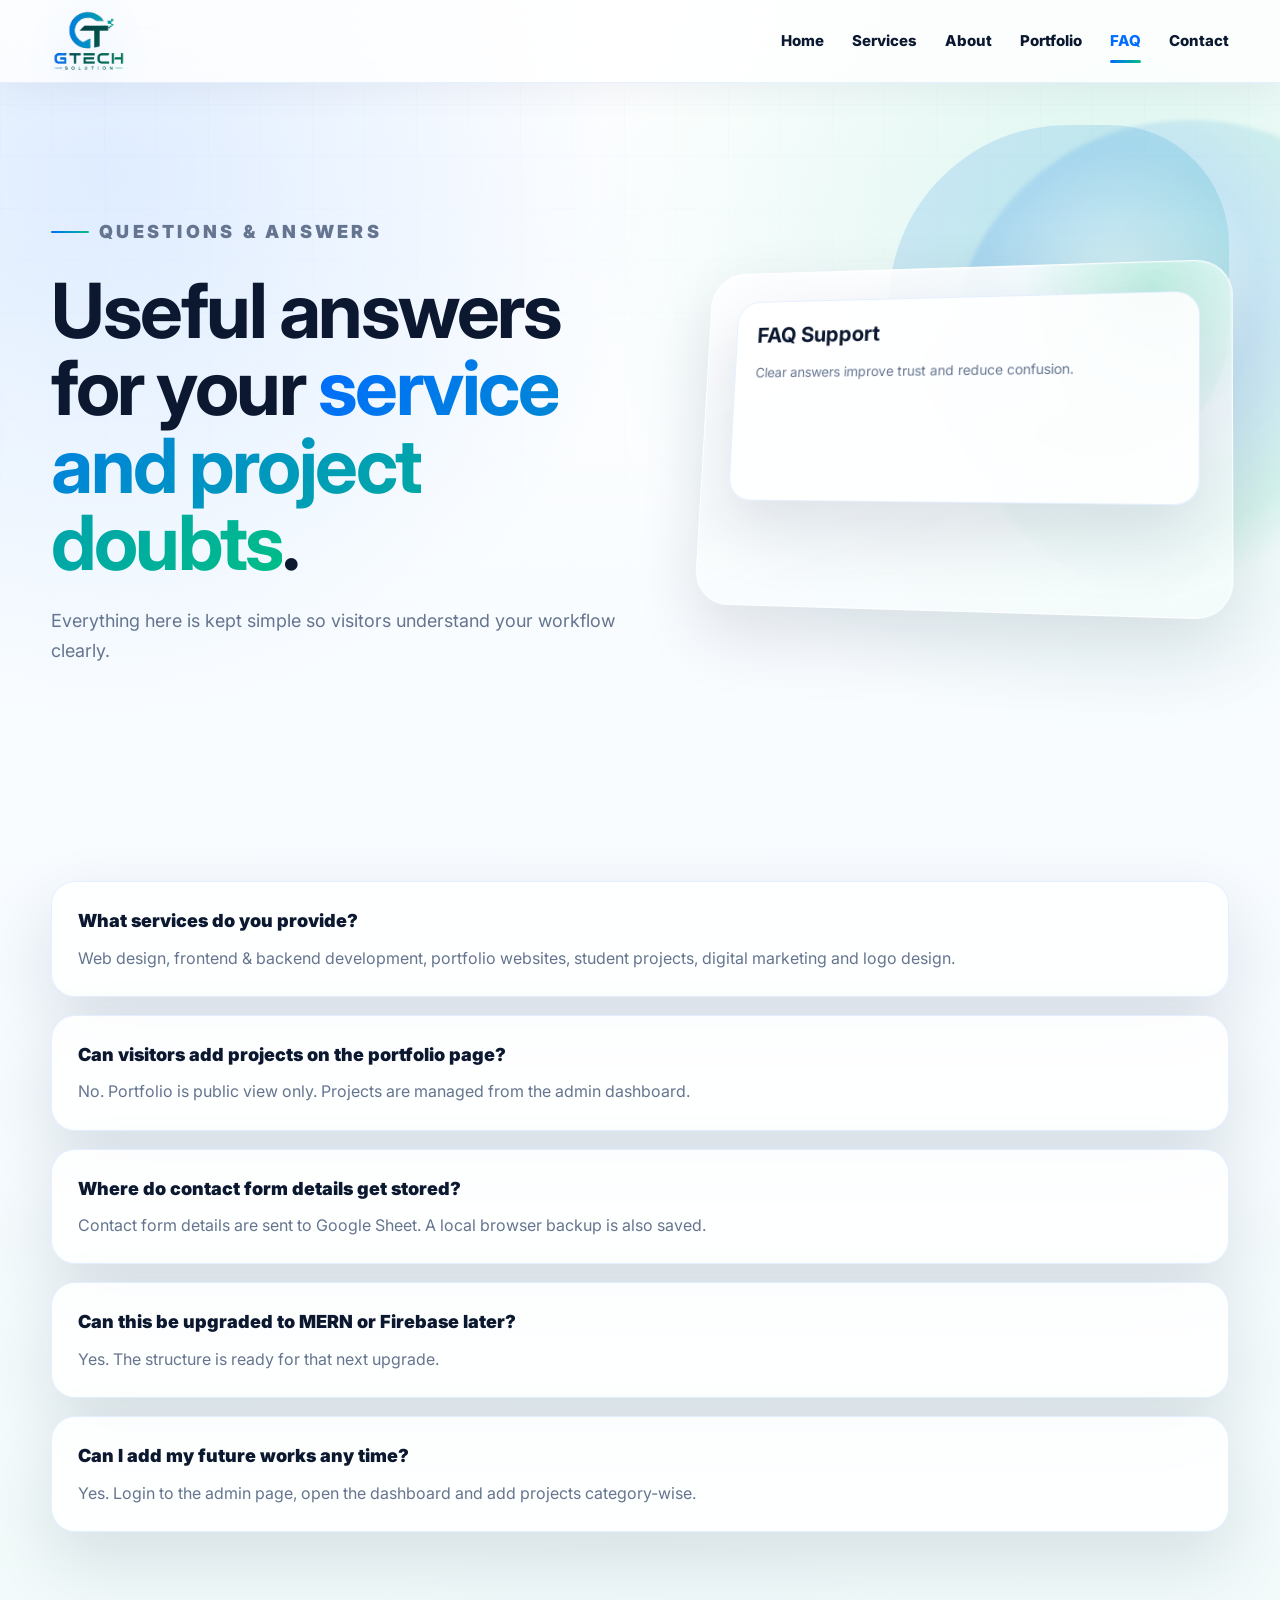
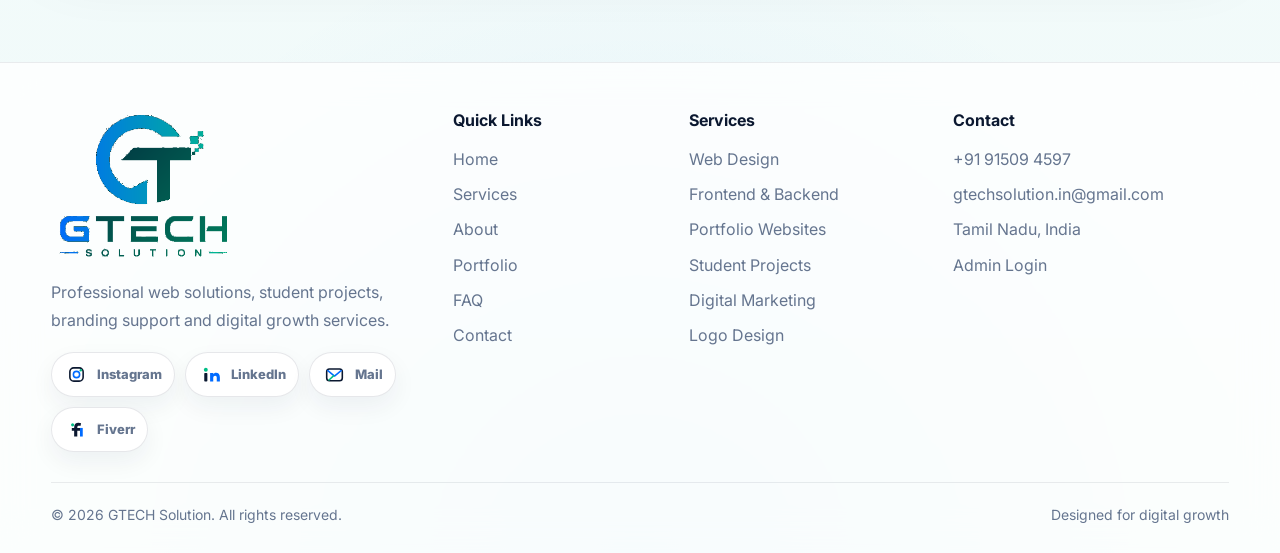
<file: faq.html>
<!DOCTYPE html>
<html lang="en">
<head>
    <meta charset="UTF-8">
    <meta name="viewport" content="width=device-width, initial-scale=1.0">
    <title>GTECH Solution | FAQ</title>
    <link rel="stylesheet" href="style.css">
</head>
<body data-page="faq">
    
    <header class="site-header">
        <div class="container nav-wrap">
            <a class="brand" href="index.html">
                <img src="assets/logo.png" alt="GTECH Solution Logo">
                <span class="sr-only">GTECH Solution</span>
            </a>
            <button class="menu-toggle" aria-label="Open menu">
                <span></span>
                <span></span>
                <span></span>
            </button>
            <nav class="nav-menu">
                <a class="nav-link" href="index.html">Home</a>
<a class="nav-link" href="services.html">Services</a>
<a class="nav-link" href="about.html">About</a>
<a class="nav-link" href="portfolio.html">Portfolio</a>
<a class="nav-link active" href="faq.html">FAQ</a>
<a class="nav-link" href="contact.html">Contact</a>
            </nav>
        </div>
    </header>
    
    <section class="page-hero">
        <div class="container hero-grid">
            <div class="hero-copy reveal">
                <p class="eyebrow">Questions & answers</p>
                <h1>Useful answers for your <span>service and project doubts</span>.</h1>
                <p>Everything here is kept simple so visitors understand your workflow clearly.</p>
            </div>
            <div class="hero-visual reveal">
                <div class="glass-stage">
                    <div class="dashboard-3d">
                        <div class="panel-card"><h3>FAQ Support</h3><p class="admin-note">Clear answers improve trust and reduce confusion.</p></div>
                    </div>
                </div>
            </div>
        </div>
    </section>
    <section class="section">
        <div class="container faq-list">
            <article class="faq-item reveal"><div class="faq-question">What services do you provide?</div><p class="faq-answer">Web design, frontend & backend development, portfolio websites, student projects, digital marketing and logo design.</p></article>
            <article class="faq-item reveal"><div class="faq-question">Can visitors add projects on the portfolio page?</div><p class="faq-answer">No. Portfolio is public view only. Projects are managed from the admin dashboard.</p></article>
            <article class="faq-item reveal"><div class="faq-question">Where do contact form details get stored?</div><p class="faq-answer">Contact form details are sent to Google Sheet. A local browser backup is also saved.</p></article>
            <article class="faq-item reveal"><div class="faq-question">Can this be upgraded to MERN or Firebase later?</div><p class="faq-answer">Yes. The structure is ready for that next upgrade.</p></article>
            <article class="faq-item reveal"><div class="faq-question">Can I add my future works any time?</div><p class="faq-answer">Yes. Login to the admin page, open the dashboard and add projects category-wise.</p></article>
        </div>
    </section>
    
    <footer class="footer">
        <div class="container footer-grid footer-grid-clean">
            <div>
                <img class="footer-logo" src="assets/logo.png" alt="GTECH Solution">
                <p>Professional web solutions, student projects, branding support and digital growth services.</p>
                <div class="footer-social">
                    <!-- Update your real links here -->
                    <a class="social-btn" href="https://www.instagram.com/gtechsolution.i?igsh=Yzc3dzJ4dGZ1Mm42" target="_blank" rel="noopener" aria-label="Instagram">
                        <img src="assets/instagram.svg" alt="Instagram logo">
                        <span>Instagram</span>
                    </a>
                    <a class="social-btn" href="https://www.linkedin.com/in/your_linkedin_username" target="_blank" rel="noopener" aria-label="LinkedIn">
                        <img src="assets/linkedin.svg" alt="LinkedIn logo">
                        <span>LinkedIn</span>
                    </a>
                    <a class="social-btn" href="https://mail.google.com/mail/?view=cm&fs=1&to=gtechsolution.in%40gmail.com&su=Website%20Enquiry&body=Hi%20GTECH%20Solution%2C%0A%0AI%20want%20to%20discuss%20a%20project.%0A%0AName%3A%0APhone%3A%0ARequirement%3A" target="_blank" rel="noopener" aria-label="Send email to GTECH Solution">
                        <img src="assets/mail.svg" alt="Gmail logo">
                        <span>Mail</span>
                    </a>
                    <a class="social-btn" href="https://www.fiverr.com/your_fiverr_username" target="_blank" rel="noopener" aria-label="Fiverr">
                        <img src="assets/fiverr.svg" alt="Fiverr logo">
                        <span>Fiverr</span>
                    </a>
                </div>
            </div>
            <div>
                <h4>Quick Links</h4>
                <a href="index.html">Home</a>
                <a href="services.html">Services</a>
                <a href="about.html">About</a>
                <a href="portfolio.html">Portfolio</a>
                <a href="faq.html">FAQ</a>
                <a href="contact.html">Contact</a>
            </div>
            <div>
                <h4>Services</h4>
                <a href="portfolio.html#web-design">Web Design</a>
                <a href="portfolio.html#development">Frontend & Backend</a>
                <a href="portfolio.html#portfolio-websites">Portfolio Websites</a>
                <a href="portfolio.html#student-projects">Student Projects</a>
                <a href="portfolio.html#digital-marketing">Digital Marketing</a>
                <a href="portfolio.html#logo-design">Logo Design</a>
            </div>
            <div>
                <h4>Contact</h4>
                <a href="tel:+91915094597">+91 91509 4597</a>
                <a href="mailto:gtechsolution.in@gmail.com">gtechsolution.in@gmail.com</a>
                <a href="contact.html">Tamil Nadu, India</a>
                <a href="admin-login.html">Admin Login</a>
            </div>
        </div>
        <div class="container footer-bottom">
            <span>© 2026 GTECH Solution. All rights reserved.</span>
            <span>Designed for digital growth</span>
        </div>
    </footer>
    
    <script src="script.js"></script>
</body>
</html>
</file>
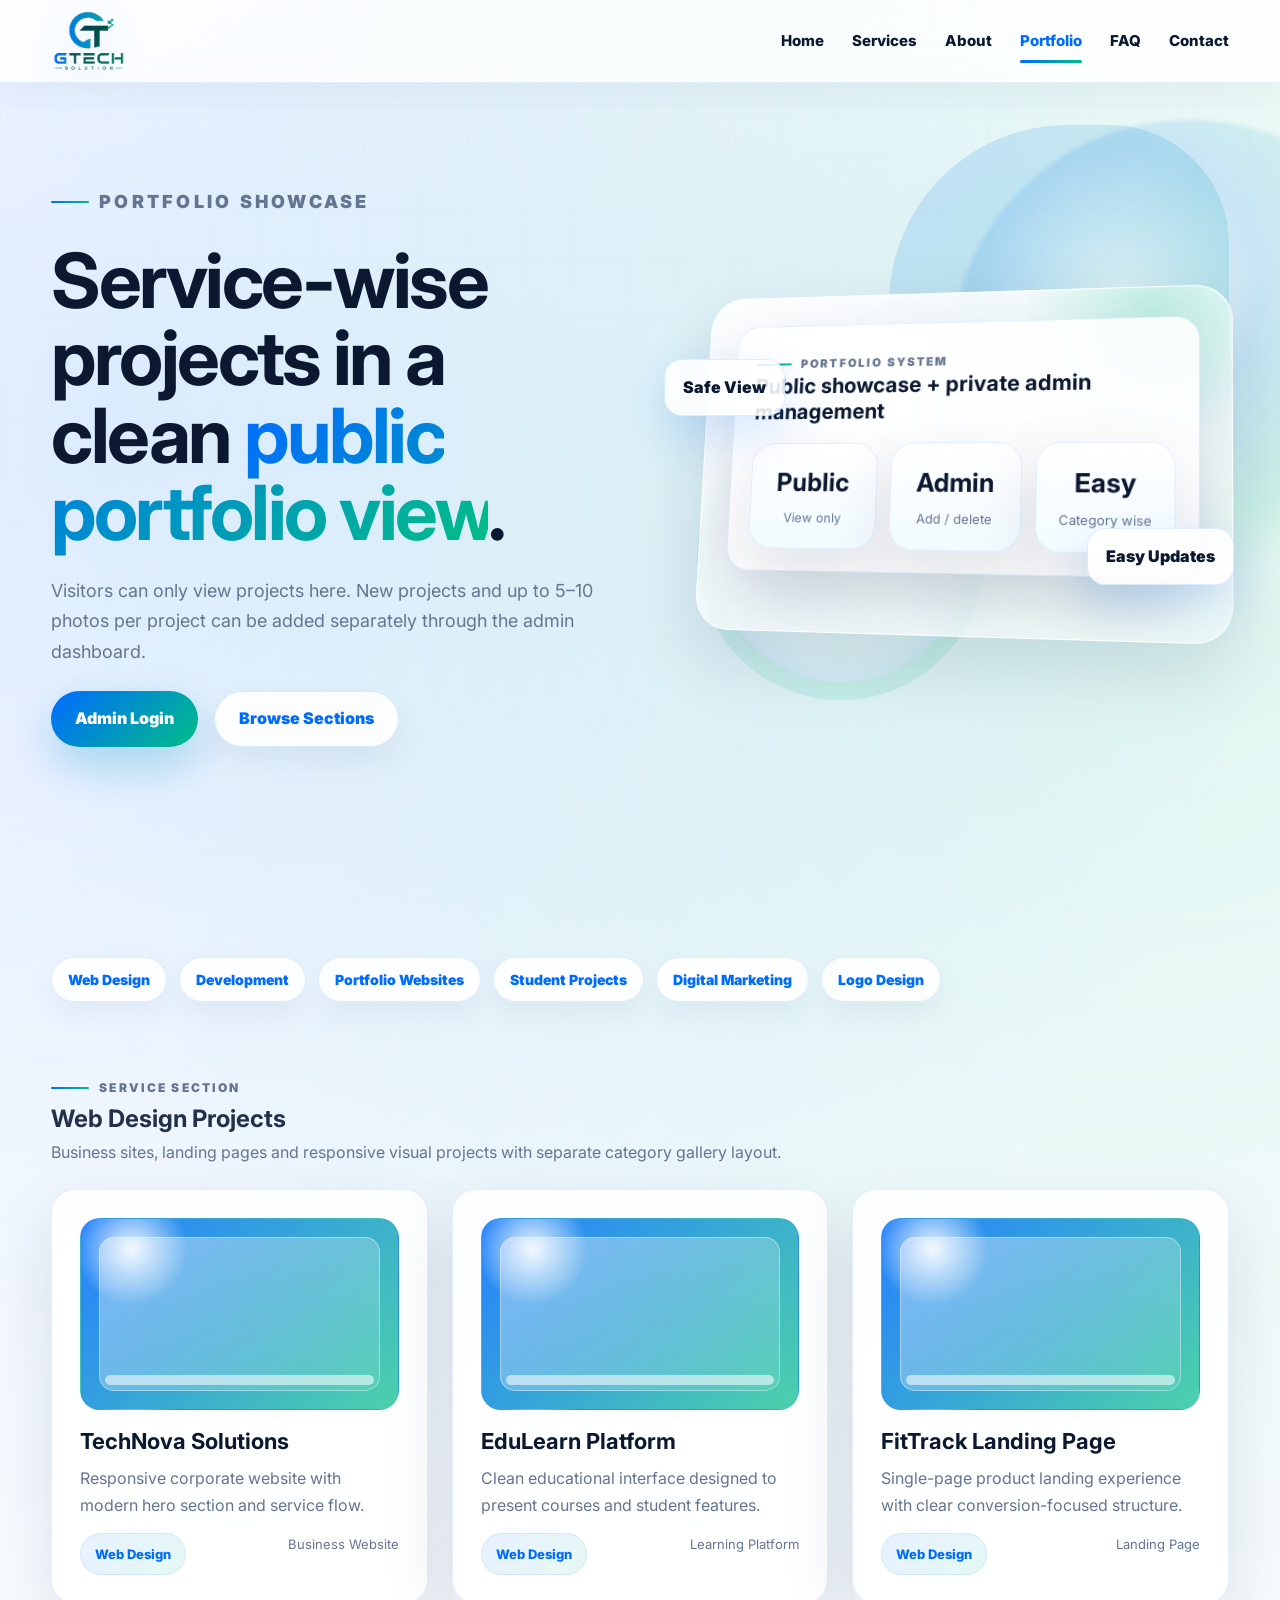
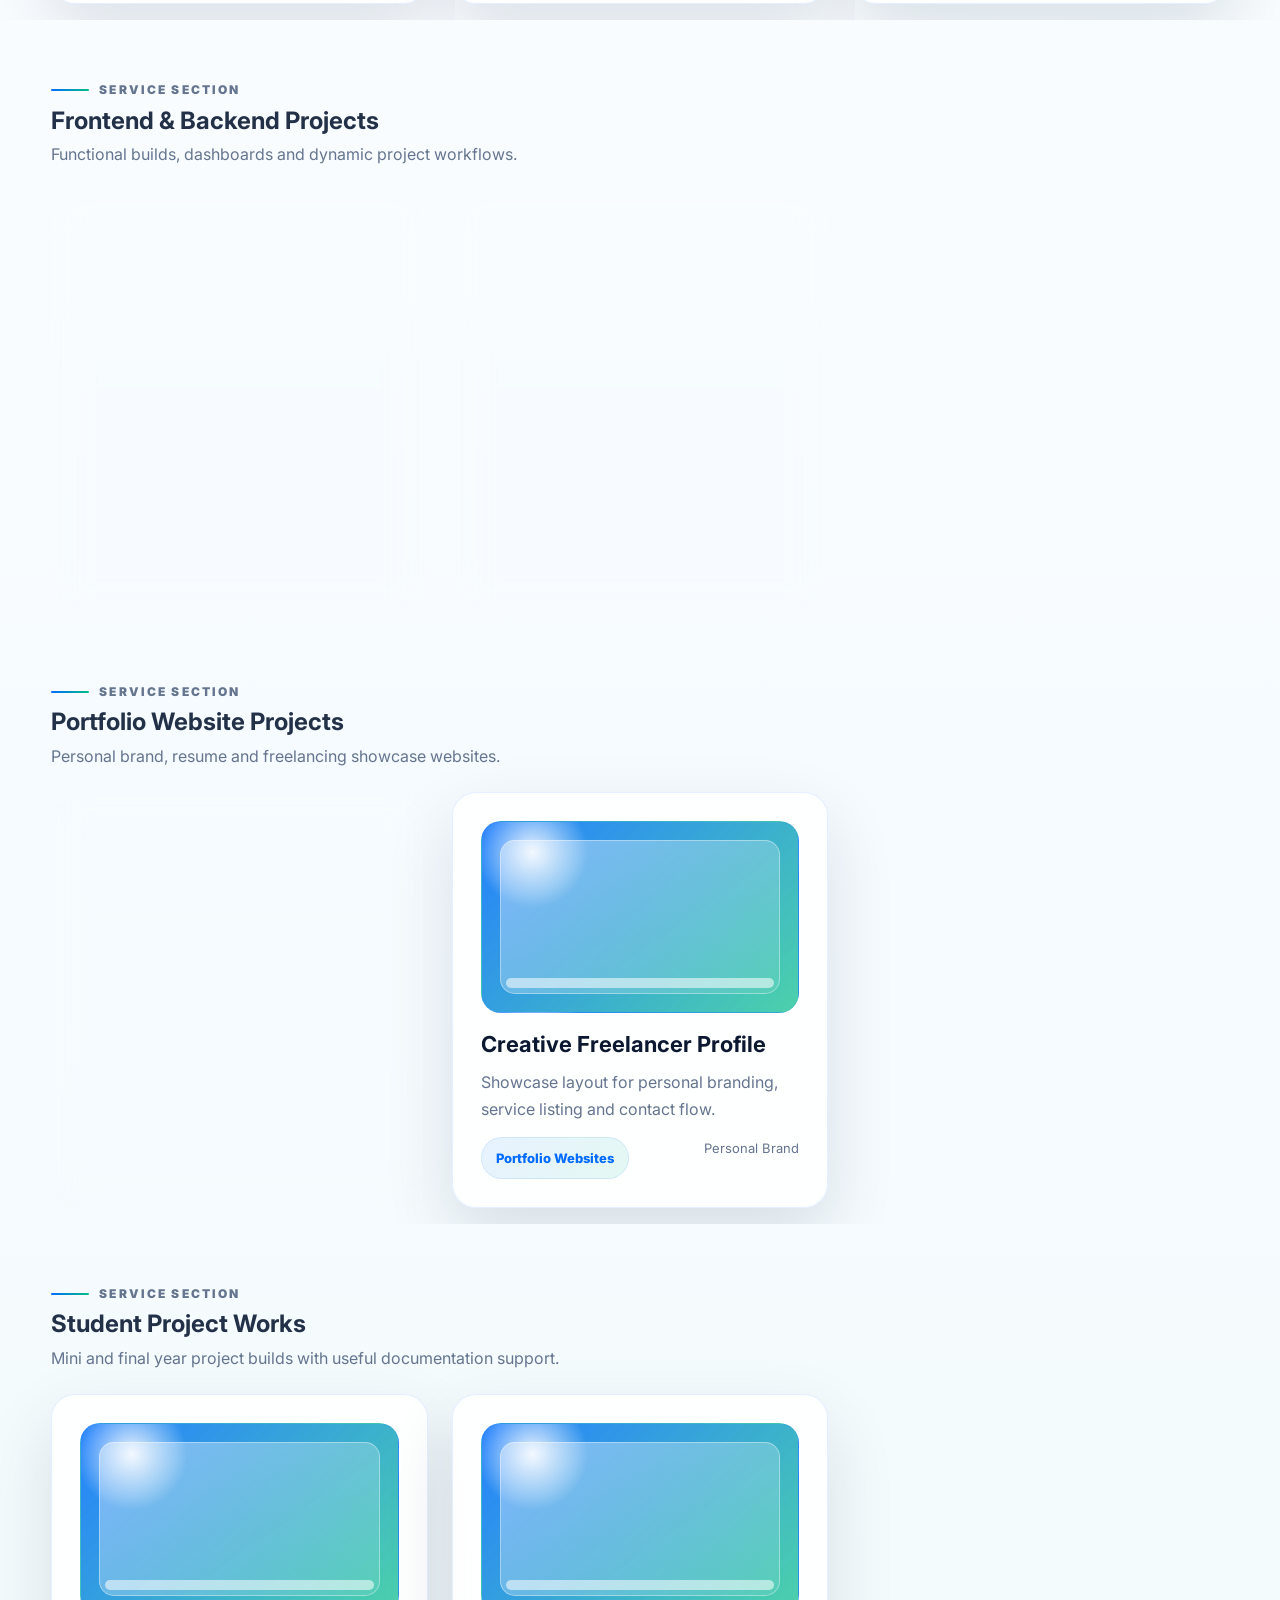
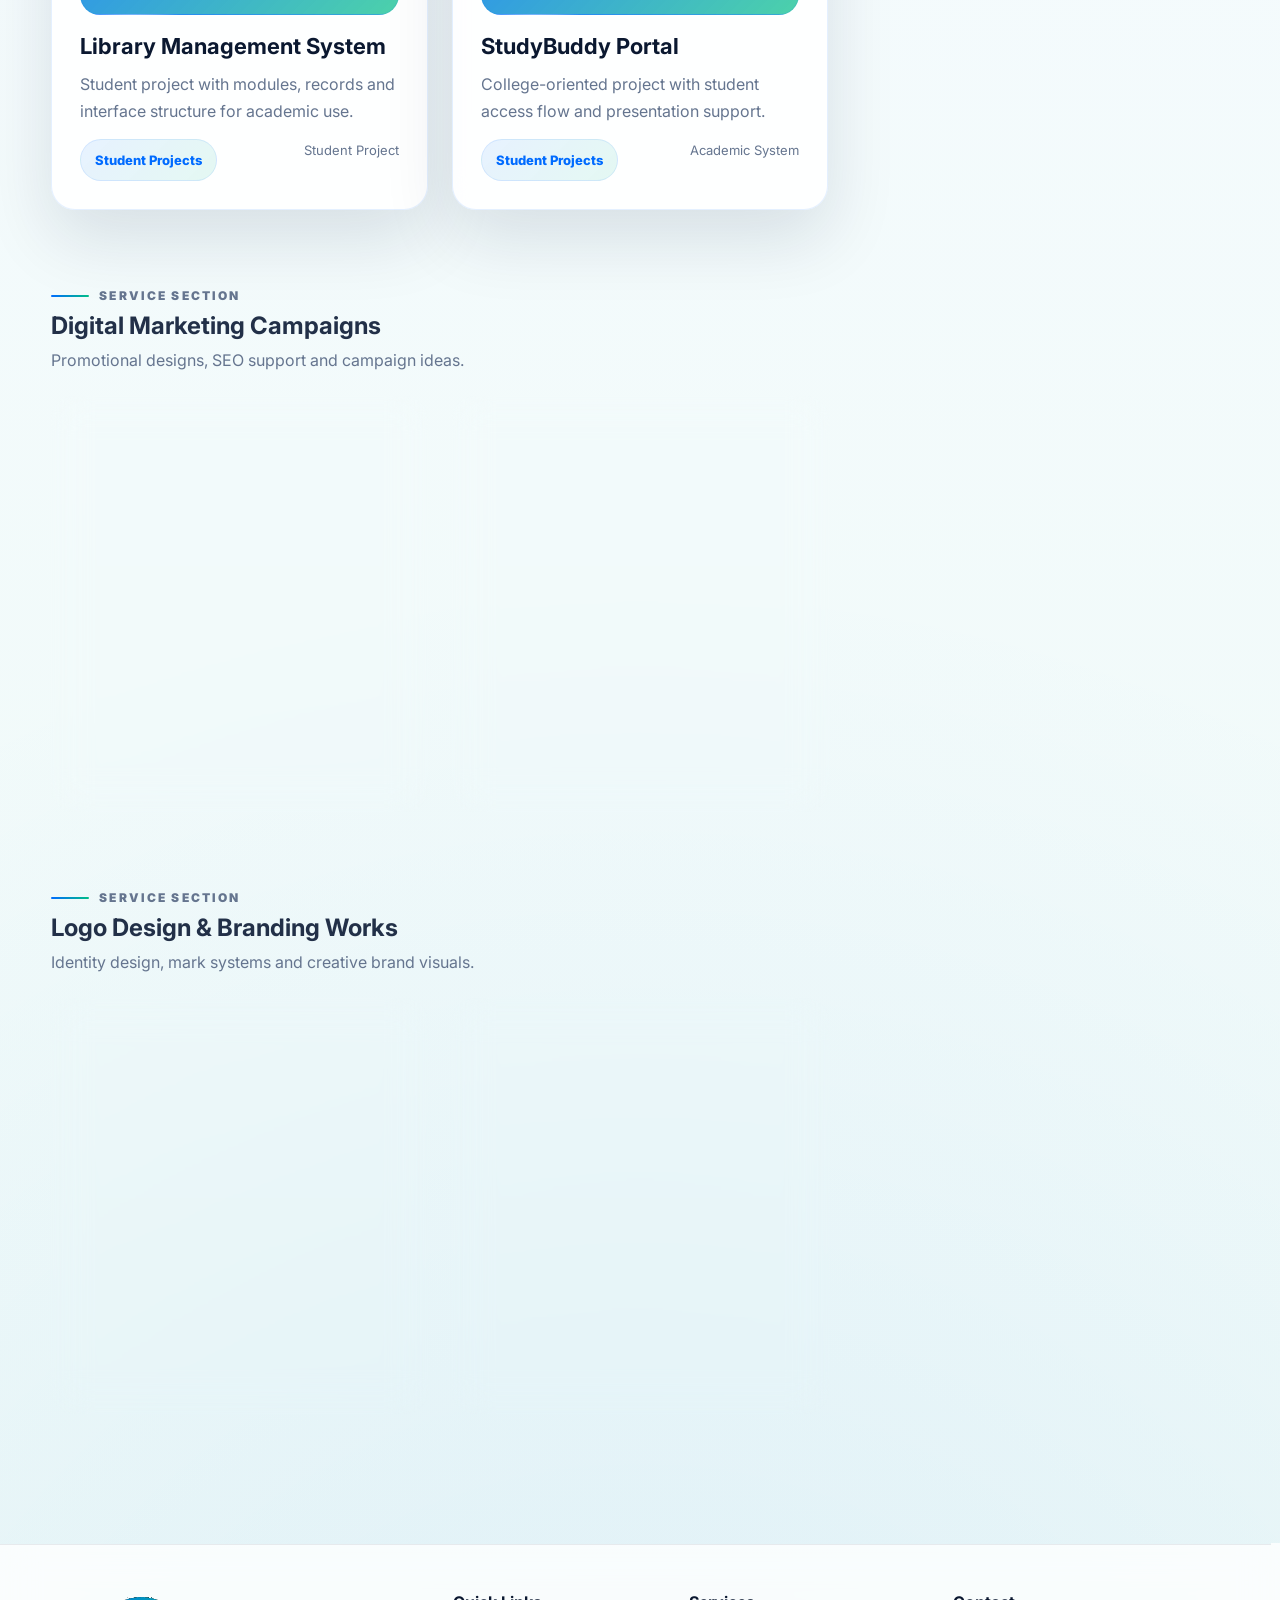
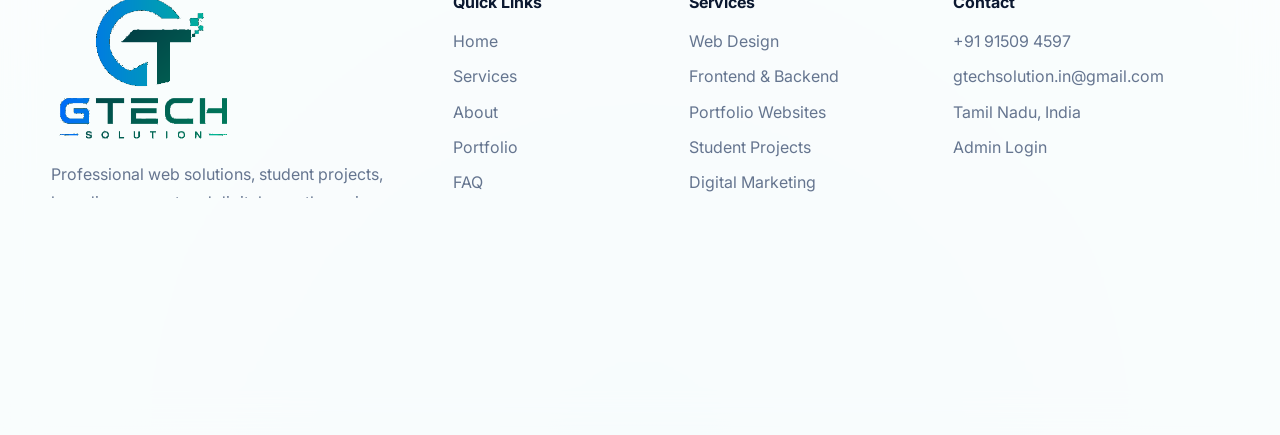
<file: portfolio.html>
<!DOCTYPE html>
<html lang="en">
<head>
    <meta charset="UTF-8">
    <meta name="viewport" content="width=device-width, initial-scale=1.0">
    <title>GTECH Solution | Portfolio</title>
    <link rel="stylesheet" href="style.css">
</head>
<body data-page="portfolio">
    
    <header class="site-header">
        <div class="container nav-wrap">
            <a class="brand" href="index.html">
                <img src="assets/logo.png" alt="GTECH Solution Logo">
                <span class="sr-only">GTECH Solution</span>
            </a>
            <button class="menu-toggle" aria-label="Open menu">
                <span></span>
                <span></span>
                <span></span>
            </button>
            <nav class="nav-menu">
                <a class="nav-link" href="index.html">Home</a>
<a class="nav-link" href="services.html">Services</a>
<a class="nav-link" href="about.html">About</a>
<a class="nav-link active" href="portfolio.html">Portfolio</a>
<a class="nav-link" href="faq.html">FAQ</a>
<a class="nav-link" href="contact.html">Contact</a>
            </nav>
        </div>
    </header>
    
    <section class="page-hero">
        <div class="container hero-grid">
            <div class="hero-copy reveal">
                <p class="eyebrow">Portfolio showcase</p>
                <h1>Service-wise projects in a clean <span>public portfolio view</span>.</h1>
                <p>Visitors can only view projects here. New projects and up to 5–10 photos per project can be added separately through the admin dashboard.</p>
                <div class="hero-actions">
                    <a class="btn" href="admin-login.html">Admin Login</a>
                    <a class="btn-ghost" href="#web-design">Browse Sections</a>
                </div>
            </div>
            <div class="hero-visual reveal">
                <div class="hero-ring"></div>
                <div class="glass-stage">
                    <div class="dashboard-3d">
                        <div class="panel-card">
                            <p class="eyebrow">Portfolio system</p>
                            <h3>Public showcase + private admin management</h3>
                            <div class="mini-stats">
                                <div class="mini-stat"><strong>Public</strong><span>View only</span></div>
                                <div class="mini-stat"><strong>Admin</strong><span>Add / delete</span></div>
                                <div class="mini-stat"><strong>Easy</strong><span>Category wise</span></div>
                            </div>
                        </div>
                    </div>
                    <div class="floating-chip chip-a">Safe View</div>
                    <div class="floating-chip chip-b">Easy Updates</div>
                </div>
            </div>
        </div>
    </section>
    <section class="section">
        <div class="container">
            <div class="project-nav reveal">
                <a href="#web-design">Web Design</a>
                <a href="#development">Development</a>
                <a href="#portfolio-websites">Portfolio Websites</a>
                <a href="#student-projects">Student Projects</a>
                <a href="#digital-marketing">Digital Marketing</a>
                <a href="#logo-design">Logo Design</a>
            </div>

            <section class="project-section reveal" id="web-design">
                <div class="project-section-head"><div><p class="eyebrow">Service section</p><h2>Web Design Projects</h2><p>Business sites, landing pages and responsive visual projects with separate category gallery layout.</p></div></div>
                <div class="project-grid" data-portfolio-grid="web_design"></div>
            </section>
            <section class="project-section reveal" id="development">
                <div class="project-section-head"><div><p class="eyebrow">Service section</p><h2>Frontend & Backend Projects</h2><p>Functional builds, dashboards and dynamic project workflows.</p></div></div>
                <div class="project-grid" data-portfolio-grid="development"></div>
            </section>
            <section class="project-section reveal" id="portfolio-websites">
                <div class="project-section-head"><div><p class="eyebrow">Service section</p><h2>Portfolio Website Projects</h2><p>Personal brand, resume and freelancing showcase websites.</p></div></div>
                <div class="project-grid" data-portfolio-grid="portfolio_websites"></div>
            </section>
            <section class="project-section reveal" id="student-projects">
                <div class="project-section-head"><div><p class="eyebrow">Service section</p><h2>Student Project Works</h2><p>Mini and final year project builds with useful documentation support.</p></div></div>
                <div class="project-grid" data-portfolio-grid="student_projects"></div>
            </section>
            <section class="project-section reveal" id="digital-marketing">
                <div class="project-section-head"><div><p class="eyebrow">Service section</p><h2>Digital Marketing Campaigns</h2><p>Promotional designs, SEO support and campaign ideas.</p></div></div>
                <div class="project-grid" data-portfolio-grid="digital_marketing"></div>
            </section>
            <section class="project-section reveal" id="logo-design">
                <div class="project-section-head"><div><p class="eyebrow">Service section</p><h2>Logo Design & Branding Works</h2><p>Identity design, mark systems and creative brand visuals.</p></div></div>
                <div class="project-grid" data-portfolio-grid="logo_design"></div>
            </section>
        </div>
    </section>
    
    <footer class="footer">
        <div class="container footer-grid footer-grid-clean">
            <div>
                <img class="footer-logo" src="assets/logo.png" alt="GTECH Solution">
                <p>Professional web solutions, student projects, branding support and digital growth services.</p>
                <div class="footer-social">
                    <!-- Update your real links here -->
                    <a class="social-btn" href="https://www.instagram.com/gtechsolution.i?igsh=Yzc3dzJ4dGZ1Mm42" target="_blank" rel="noopener" aria-label="Instagram">
                        <img src="assets/instagram.svg" alt="Instagram logo">
                        <span>Instagram</span>
                    </a>
                    <a class="social-btn" href="https://www.linkedin.com/in/your_linkedin_username" target="_blank" rel="noopener" aria-label="LinkedIn">
                        <img src="assets/linkedin.svg" alt="LinkedIn logo">
                        <span>LinkedIn</span>
                    </a>
                    <a class="social-btn" href="https://mail.google.com/mail/?view=cm&fs=1&to=gtechsolution.in%40gmail.com&su=Website%20Enquiry&body=Hi%20GTECH%20Solution%2C%0A%0AI%20want%20to%20discuss%20a%20project.%0A%0AName%3A%0APhone%3A%0ARequirement%3A" target="_blank" rel="noopener" aria-label="Send email to GTECH Solution">
                        <img src="assets/mail.svg" alt="Gmail logo">
                        <span>Mail</span>
                    </a>
                    <a class="social-btn" href="https://www.fiverr.com/your_fiverr_username" target="_blank" rel="noopener" aria-label="Fiverr">
                        <img src="assets/fiverr.svg" alt="Fiverr logo">
                        <span>Fiverr</span>
                    </a>
                </div>
            </div>
            <div>
                <h4>Quick Links</h4>
                <a href="index.html">Home</a>
                <a href="services.html">Services</a>
                <a href="about.html">About</a>
                <a href="portfolio.html">Portfolio</a>
                <a href="faq.html">FAQ</a>
                <a href="contact.html">Contact</a>
            </div>
            <div>
                <h4>Services</h4>
                <a href="portfolio.html#web-design">Web Design</a>
                <a href="portfolio.html#development">Frontend & Backend</a>
                <a href="portfolio.html#portfolio-websites">Portfolio Websites</a>
                <a href="portfolio.html#student-projects">Student Projects</a>
                <a href="portfolio.html#digital-marketing">Digital Marketing</a>
                <a href="portfolio.html#logo-design">Logo Design</a>
            </div>
            <div>
                <h4>Contact</h4>
                <a href="tel:+91915094597">+91 91509 4597</a>
                <a href="mailto:gtechsolution.in@gmail.com">gtechsolution.in@gmail.com</a>
                <a href="contact.html">Tamil Nadu, India</a>
                <a href="admin-login.html">Admin Login</a>
            </div>
        </div>
        <div class="container footer-bottom">
            <span>© 2026 GTECH Solution. All rights reserved.</span>
            <span>Designed for digital growth</span>
        </div>
    </footer>
    
    <script src="script.js"></script>
</body>
</html>
</file>
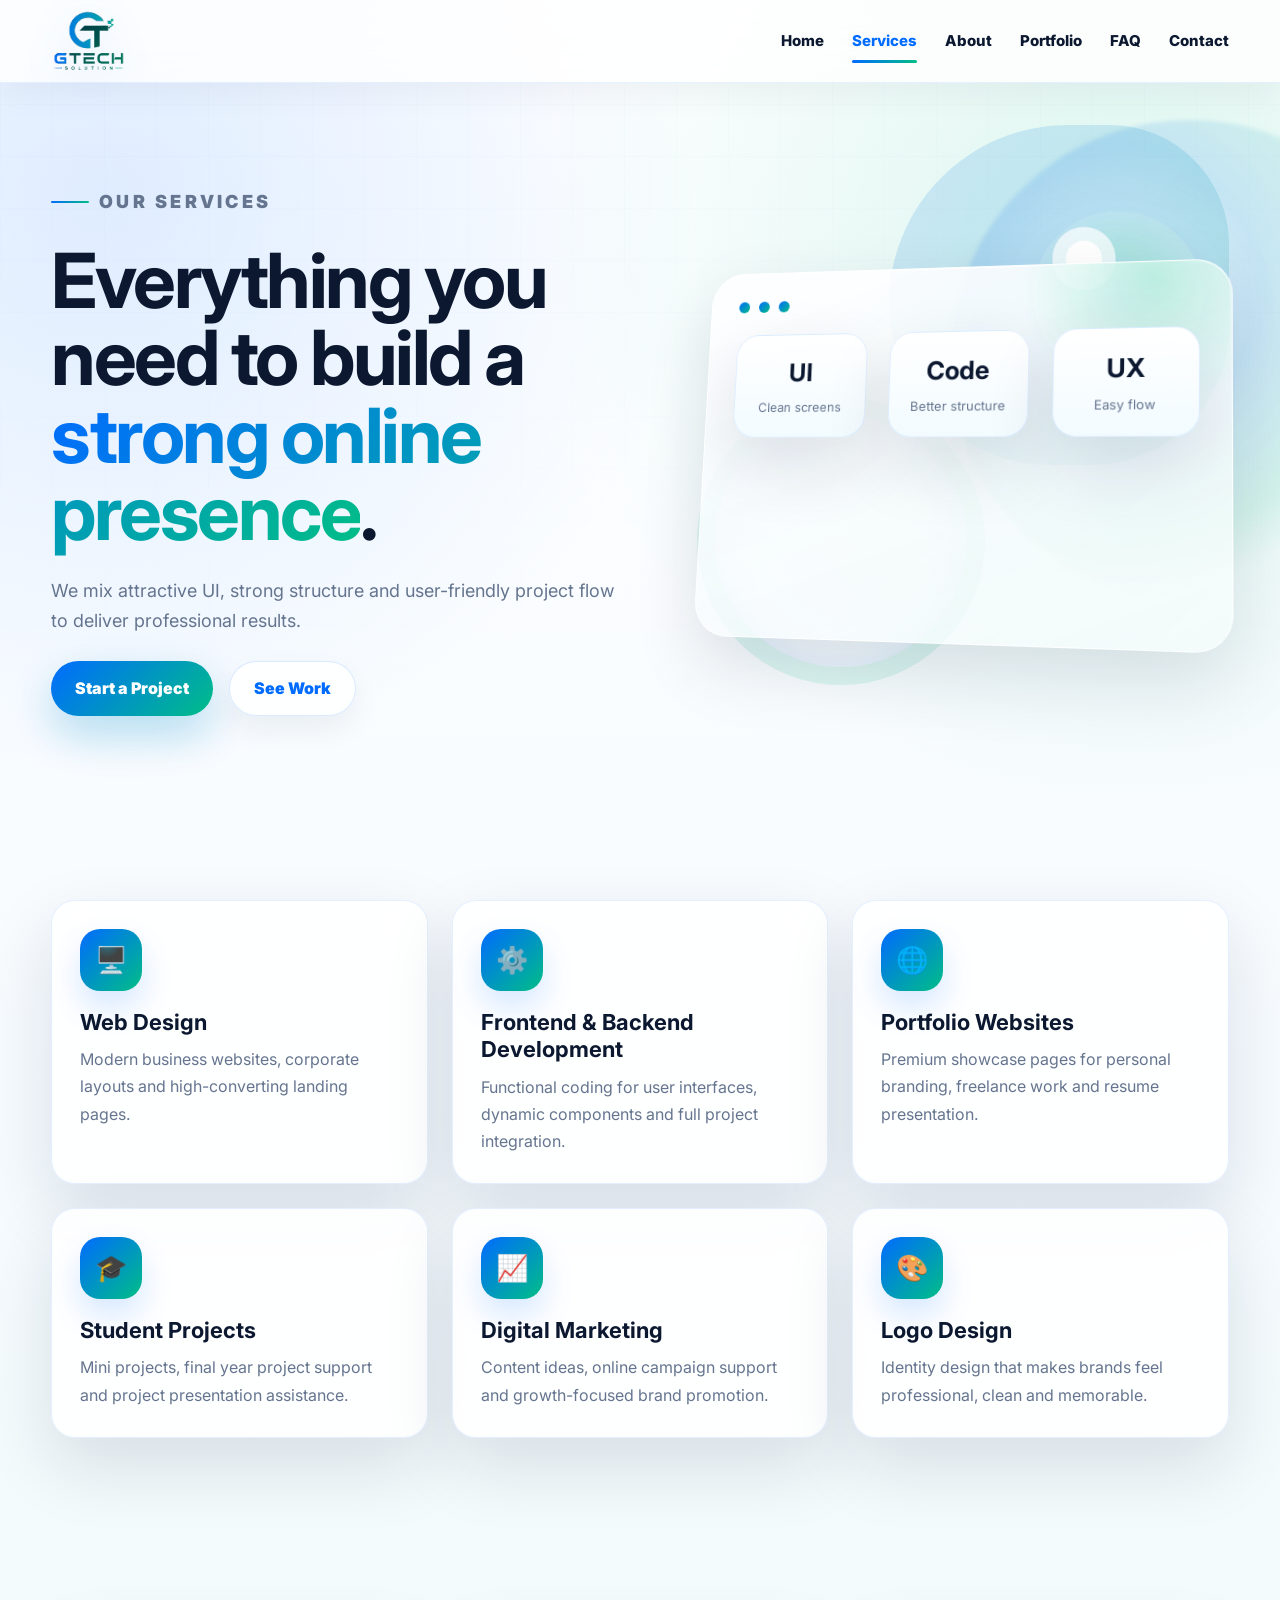
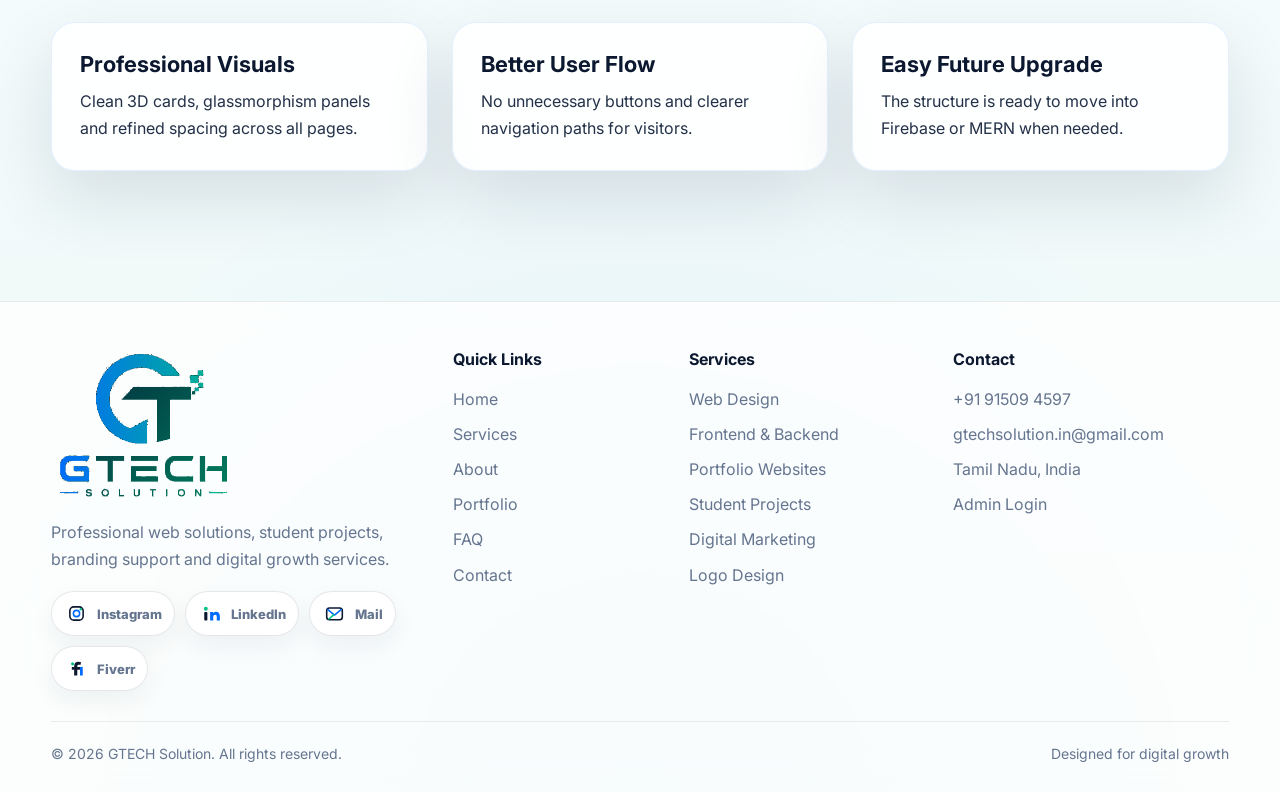
<file: services.html>
<!DOCTYPE html>
<html lang="en">
<head>
    <meta charset="UTF-8">
    <meta name="viewport" content="width=device-width, initial-scale=1.0">
    <title>GTECH Solution | Services</title>
    <link rel="stylesheet" href="style.css">
</head>
<body data-page="services">
    
    <header class="site-header">
        <div class="container nav-wrap">
            <a class="brand" href="index.html">
                <img src="assets/logo.png" alt="GTECH Solution Logo">
                <span class="sr-only">GTECH Solution</span>
            </a>
            <button class="menu-toggle" aria-label="Open menu">
                <span></span>
                <span></span>
                <span></span>
            </button>
            <nav class="nav-menu">
                <a class="nav-link" href="index.html">Home</a>
<a class="nav-link active" href="services.html">Services</a>
<a class="nav-link" href="about.html">About</a>
<a class="nav-link" href="portfolio.html">Portfolio</a>
<a class="nav-link" href="faq.html">FAQ</a>
<a class="nav-link" href="contact.html">Contact</a>
            </nav>
        </div>
    </header>
    
    <section class="page-hero">
        <div class="container hero-grid">
            <div class="hero-copy reveal">
                <p class="eyebrow">Our services</p>
                <h1>Everything you need to build a <span>strong online presence</span>.</h1>
                <p>We mix attractive UI, strong structure and user-friendly project flow to deliver professional results.</p>
                <div class="hero-actions">
                    <a class="btn" href="contact.html">Start a Project</a>
                    <a class="btn-ghost" href="portfolio.html">See Work</a>
                </div>
            </div>
            <div class="hero-visual reveal">
                <div class="hero-orb"></div>
                <div class="hero-ring"></div>
                <div class="glass-stage">
                    <div class="dashboard-3d">
                        <div class="screen-top"><span class="screen-dot"></span><span class="screen-dot"></span><span class="screen-dot"></span></div>
                        <div class="grid-3">
                            <div class="mini-stat"><strong>UI</strong><span>Clean screens</span></div>
                            <div class="mini-stat"><strong>Code</strong><span>Better structure</span></div>
                            <div class="mini-stat"><strong>UX</strong><span>Easy flow</span></div>
                        </div>
                        <div class="chart-bars">
                            <span></span><span></span><span></span><span></span><span></span>
                        </div>
                    </div>
                </div>
            </div>
        </div>
    </section>
    <section class="section">
        <div class="container services-grid">
            <article class="service-card reveal" data-tilt><div class="card-icon">🖥️</div><h3>Web Design</h3><p>Modern business websites, corporate layouts and high-converting landing pages.</p></article>
            <article class="service-card reveal" data-tilt><div class="card-icon">⚙️</div><h3>Frontend & Backend Development</h3><p>Functional coding for user interfaces, dynamic components and full project integration.</p></article>
            <article class="service-card reveal" data-tilt><div class="card-icon">🌐</div><h3>Portfolio Websites</h3><p>Premium showcase pages for personal branding, freelance work and resume presentation.</p></article>
            <article class="service-card reveal" data-tilt><div class="card-icon">🎓</div><h3>Student Projects</h3><p>Mini projects, final year project support and project presentation assistance.</p></article>
            <article class="service-card reveal" data-tilt><div class="card-icon">📈</div><h3>Digital Marketing</h3><p>Content ideas, online campaign support and growth-focused brand promotion.</p></article>
            <article class="service-card reveal" data-tilt><div class="card-icon">🎨</div><h3>Logo Design</h3><p>Identity design that makes brands feel professional, clean and memorable.</p></article>
        </div>
    </section>
    <section class="section">
        <div class="container grid-3">
            <article class="value-card reveal" data-tilt><h3>Professional Visuals</h3><p>Clean 3D cards, glassmorphism panels and refined spacing across all pages.</p></article>
            <article class="value-card reveal" data-tilt><h3>Better User Flow</h3><p>No unnecessary buttons and clearer navigation paths for visitors.</p></article>
            <article class="value-card reveal" data-tilt><h3>Easy Future Upgrade</h3><p>The structure is ready to move into Firebase or MERN when needed.</p></article>
        </div>
    </section>
    
    <footer class="footer">
        <div class="container footer-grid footer-grid-clean">
            <div>
                <img class="footer-logo" src="assets/logo.png" alt="GTECH Solution">
                <p>Professional web solutions, student projects, branding support and digital growth services.</p>
                <div class="footer-social">
                    <!-- Update your real links here -->
                    <a class="social-btn" href="https://www.instagram.com/gtechsolution.i?igsh=Yzc3dzJ4dGZ1Mm42" target="_blank" rel="noopener" aria-label="Instagram">
                        <img src="assets/instagram.svg" alt="Instagram logo">
                        <span>Instagram</span>
                    </a>
                    <a class="social-btn" href="https://www.linkedin.com/in/your_linkedin_username" target="_blank" rel="noopener" aria-label="LinkedIn">
                        <img src="assets/linkedin.svg" alt="LinkedIn logo">
                        <span>LinkedIn</span>
                    </a>
                    <a class="social-btn" href="https://mail.google.com/mail/?view=cm&fs=1&to=gtechsolution.in%40gmail.com&su=Website%20Enquiry&body=Hi%20GTECH%20Solution%2C%0A%0AI%20want%20to%20discuss%20a%20project.%0A%0AName%3A%0APhone%3A%0ARequirement%3A" target="_blank" rel="noopener" aria-label="Send email to GTECH Solution">
                        <img src="assets/mail.svg" alt="Gmail logo">
                        <span>Mail</span>
                    </a>
                    <a class="social-btn" href="https://www.fiverr.com/your_fiverr_username" target="_blank" rel="noopener" aria-label="Fiverr">
                        <img src="assets/fiverr.svg" alt="Fiverr logo">
                        <span>Fiverr</span>
                    </a>
                </div>
            </div>
            <div>
                <h4>Quick Links</h4>
                <a href="index.html">Home</a>
                <a href="services.html">Services</a>
                <a href="about.html">About</a>
                <a href="portfolio.html">Portfolio</a>
                <a href="faq.html">FAQ</a>
                <a href="contact.html">Contact</a>
            </div>
            <div>
                <h4>Services</h4>
                <a href="portfolio.html#web-design">Web Design</a>
                <a href="portfolio.html#development">Frontend & Backend</a>
                <a href="portfolio.html#portfolio-websites">Portfolio Websites</a>
                <a href="portfolio.html#student-projects">Student Projects</a>
                <a href="portfolio.html#digital-marketing">Digital Marketing</a>
                <a href="portfolio.html#logo-design">Logo Design</a>
            </div>
            <div>
                <h4>Contact</h4>
                <a href="tel:+91915094597">+91 91509 4597</a>
                <a href="mailto:gtechsolution.in@gmail.com">gtechsolution.in@gmail.com</a>
                <a href="contact.html">Tamil Nadu, India</a>
                <a href="admin-login.html">Admin Login</a>
            </div>
        </div>
        <div class="container footer-bottom">
            <span>© 2026 GTECH Solution. All rights reserved.</span>
            <span>Designed for digital growth</span>
        </div>
    </footer>
    
    <script src="script.js"></script>
</body>
</html>
</file>
<file: style.css>
@import url('https://fonts.googleapis.com/css2?family=Inter:wght@400;500;600;700;800;900&display=swap');

:root {
    --blue: #006bff;
    --blue-2: #0b4edb;
    --blue-soft: #eaf4ff;
    --emerald: #00be86;
    --emerald-2: #009b6f;
    --emerald-soft: #e7fff6;
    --navy: #031c38;
    --ink: #0b1830;
    --text: #223048;
    --muted: #65758f;
    --white: #ffffff;
    --surface: rgba(255, 255, 255, 0.88);
    --surface-strong: #ffffff;
    --line: rgba(0, 107, 255, 0.13);
    --line-2: rgba(0, 190, 134, 0.18);
    --shadow: 0 28px 70px rgba(3, 28, 56, 0.12);
    --shadow-blue: 0 18px 46px rgba(0, 107, 255, 0.16);
    --shadow-emerald: 0 18px 46px rgba(0, 190, 134, 0.14);
    --radius: 24px;
}

* {
    box-sizing: border-box;
    margin: 0;
    padding: 0;
}

html {
    scroll-behavior: smooth;
}

body {
    min-height: 100vh;
    font-family: 'Inter', Arial, sans-serif;
    color: var(--text);
    background:
        radial-gradient(circle at 8% 8%, rgba(0, 107, 255, 0.12), transparent 24%),
        radial-gradient(circle at 88% 10%, rgba(0, 190, 134, 0.13), transparent 24%),
        radial-gradient(circle at 50% 100%, rgba(0, 107, 255, 0.08), transparent 28%),
        linear-gradient(180deg, #ffffff 0%, #f6fbff 46%, #eefaf6 100%);
    line-height: 1.7;
    overflow-x: hidden;
}

body::before {
    content: "";
    position: fixed;
    inset: 0;
    pointer-events: none;
    z-index: -1;
    opacity: 0.42;
    background-image:
        linear-gradient(rgba(0, 107, 255, 0.055) 1px, transparent 1px),
        linear-gradient(90deg, rgba(0, 190, 134, 0.052) 1px, transparent 1px);
    background-size: 52px 52px;
    mask-image: linear-gradient(180deg, rgba(0,0,0,.9), transparent 88%);
}

body::after {
    content: "";
    position: fixed;
    width: 480px;
    height: 480px;
    right: -150px;
    top: 120px;
    border-radius: 50%;
    z-index: -1;
    background:
        radial-gradient(circle at 35% 35%, rgba(255,255,255,.92), rgba(0,107,255,.13) 32%, rgba(0,190,134,.10) 58%, transparent 70%);
    filter: blur(2px);
    animation: ambientOrb 8s ease-in-out infinite;
}

img {
    display: block;
    max-width: 100%;
}

a {
    color: inherit;
    text-decoration: none;
}

button,
input,
textarea,
select {
    font: inherit;
}

button {
    border: 0;
}

.container {
    width: min(1180px, 92%);
    margin: 0 auto;
}

.section {
    position: relative;
    padding: 92px 0;
}

.center-copy {
    display: grid;
    justify-items: center;
    gap: 14px;
    margin-bottom: 42px;
    text-align: center;
}

.section-title {
    font-size: clamp(32px, 4vw, 50px);
    line-height: 1.06;
    letter-spacing: -1.5px;
    color: var(--ink);
}

.section-title span,
h1 span,
h2 span,
.highlight {
    background: linear-gradient(135deg, var(--blue), var(--emerald));
    -webkit-background-clip: text;
    background-clip: text;
    color: transparent;
}

.section-sub {
    max-width: 720px;
    color: var(--muted);
    font-size: 17px;
}

.eyebrow {
    display: inline-flex;
    align-items: center;
    gap: 10px;
    color: var(--emerald-2);
    text-transform: uppercase;
    letter-spacing: .18em;
    font-size: 12px;
    font-weight: 900;
}

.eyebrow::before {
    content: "";
    width: 38px;
    height: 2px;
    border-radius: 99px;
    background: linear-gradient(90deg, var(--blue), var(--emerald));
}

.site-header {
    position: sticky;
    top: 0;
    z-index: 70;
    background: rgba(255, 255, 255, 0.80);
    backdrop-filter: blur(20px);
    border-bottom: 1px solid rgba(0, 107, 255, 0.09);
    box-shadow: 0 10px 35px rgba(3, 28, 56, 0.05);
}

.nav-wrap {
    min-height: 82px;
    display: flex;
    align-items: center;
    justify-content: space-between;
    gap: 28px;
}

.brand img {
    width: 166px;
    height: 64px;
    object-fit: contain;
    object-position: left;
    filter: drop-shadow(0 12px 22px rgba(0, 107, 255, 0.12));
}

.nav-menu {
    display: flex;
    align-items: center;
    gap: 28px;
}

.nav-link {
    position: relative;
    color: var(--ink);
    font-size: 15px;
    font-weight: 800;
}

.nav-link::after {
    content: "";
    position: absolute;
    left: 0;
    bottom: -9px;
    width: 0;
    height: 3px;
    border-radius: 999px;
    background: linear-gradient(90deg, var(--blue), var(--emerald));
    transition: .28s ease;
}

.nav-link:hover,
.nav-link.active {
    color: var(--blue);
}

.nav-link:hover::after,
.nav-link.active::after {
    width: 100%;
}

.menu-toggle {
    display: none;
    background: transparent;
    cursor: pointer;
}

.menu-toggle span {
    display: block;
    width: 28px;
    height: 2px;
    margin: 6px 0;
    border-radius: 99px;
    background: var(--ink);
}

.btn,
.btn-ghost {
    position: relative;
    isolation: isolate;
    display: inline-flex;
    min-height: 50px;
    align-items: center;
    justify-content: center;
    gap: 8px;
    padding: 13px 24px;
    border-radius: 999px;
    font-weight: 900;
    cursor: pointer;
    transition: transform .28s ease, box-shadow .28s ease, background .28s ease;
    overflow: hidden;
}

.btn {
    color: var(--white);
    background: linear-gradient(135deg, var(--blue), var(--emerald));
    box-shadow: var(--shadow-blue), var(--shadow-emerald);
}

.btn::before {
    content: "";
    position: absolute;
    inset: -80% -20%;
    z-index: -1;
    background: linear-gradient(120deg, transparent 35%, rgba(255,255,255,.32), transparent 65%);
    transform: translateX(-80%);
    transition: .55s ease;
}

.btn:hover::before {
    transform: translateX(80%);
}

.btn:hover,
.btn-ghost:hover {
    transform: translateY(-4px);
}

.btn-ghost {
    color: var(--blue);
    background: rgba(255, 255, 255, 0.86);
    border: 1px solid rgba(0, 107, 255, 0.14);
    box-shadow: 0 14px 30px rgba(3, 28, 56, 0.06);
}

.btn-small {
    min-height: 38px;
    padding: 9px 14px;
    border-radius: 12px;
    font-size: 14px;
    font-weight: 900;
}

.btn-danger {
    color: #ffffff;
    background: linear-gradient(135deg, #ff4d6d, #d92d5b);
}

.btn-subtle {
    color: var(--blue);
    background: rgba(0, 107, 255, 0.08);
    border: 1px solid rgba(0, 107, 255, 0.12);
}

.hero,
.page-hero {
    position: relative;
    overflow: hidden;
    padding: 104px 0 92px;
}

.hero::before,
.page-hero::before {
    content: "";
    position: absolute;
    inset: 42px 4% auto auto;
    width: 340px;
    height: 340px;
    border-radius: 60% 40% 46% 54%;
    background: linear-gradient(135deg, rgba(0, 107, 255, 0.14), rgba(0, 190, 134, 0.16));
    filter: blur(.2px);
    animation: morphBlob 8s ease-in-out infinite;
}

.hero-grid {
    position: relative;
    display: grid;
    grid-template-columns: 1.05fr 1fr;
    gap: 58px;
    align-items: center;
}

.hero-copy {
    display: grid;
    gap: 24px;
}

.hero-copy h1 {
    font-size: clamp(44px, 7vw, 76px);
    line-height: 1.02;
    letter-spacing: -2.5px;
    color: var(--ink);
}

.hero-copy p {
    max-width: 630px;
    color: var(--muted);
    font-size: 18px;
}

.hero-actions {
    display: flex;
    flex-wrap: wrap;
    gap: 16px;
}

.hero-badges {
    display: flex;
    flex-wrap: wrap;
    gap: 12px;
}

.hero-badge,
.pill,
.role-pill,
.category-pill {
    display: inline-flex;
    align-items: center;
    gap: 8px;
    border-radius: 999px;
    padding: 9px 14px;
    font-size: 13px;
    font-weight: 800;
    color: var(--blue);
    background: linear-gradient(135deg, rgba(0,107,255,.09), rgba(0,190,134,.10));
    border: 1px solid rgba(0, 107, 255, 0.10);
}

.hero-visual {
    position: relative;
    display: grid;
    min-height: 510px;
    place-items: center;
}

.hero-orb,
.hero-ring,
.cube,
.floating-chip {
    position: absolute;
    animation: floatY 6.2s ease-in-out infinite;
}

.hero-orb {
    width: 170px;
    height: 170px;
    top: 14px;
    right: 26px;
    border-radius: 50%;
    background:
        radial-gradient(circle at 30% 28%, #fff 0 10%, rgba(255,255,255,.7) 11% 18%, transparent 19%),
        radial-gradient(circle, rgba(0, 107, 255, 0.22), rgba(0, 190, 134, 0.15), transparent 72%);
    box-shadow: 0 22px 80px rgba(0, 107, 255, 0.18);
}

.hero-ring {
    width: 288px;
    height: 288px;
    left: 14px;
    bottom: 22px;
    border-radius: 50%;
    border: 18px solid rgba(0, 190, 134, 0.11);
    box-shadow: inset 0 0 34px rgba(0, 107, 255, 0.10);
    animation-delay: 1.2s;
}

.glass-stage {
    position: relative;
    width: min(540px, 100%);
    min-height: 360px;
    perspective: 1200px;
}

.dashboard-3d {
    position: relative;
    min-height: 348px;
    padding: 30px;
    border-radius: 36px;
    background:
        linear-gradient(160deg, rgba(255,255,255,.94), rgba(255,255,255,.66)),
        linear-gradient(135deg, rgba(0,107,255,.10), rgba(0,190,134,.08));
    border: 1px solid rgba(255,255,255,.78);
    box-shadow: var(--shadow), inset 0 1px 0 rgba(255,255,255,.9);
    transform: rotateY(-12deg) rotateX(8deg);
    overflow: hidden;
}

.dashboard-3d::before {
    content: "";
    position: absolute;
    inset: -30% -10% auto auto;
    width: 260px;
    height: 260px;
    border-radius: 50%;
    background: radial-gradient(circle, rgba(0,190,134,.22), transparent 72%);
}

.screen-top {
    position: relative;
    display: flex;
    gap: 10px;
    margin-bottom: 24px;
}

.screen-dot {
    width: 12px;
    height: 12px;
    border-radius: 50%;
    background: linear-gradient(135deg, var(--blue), var(--emerald));
}

.screen-grid {
    position: relative;
    display: grid;
    grid-template-columns: 1.1fr .9fr;
    gap: 20px;
}

.panel-card {
    min-height: 210px;
    padding: 22px;
}

.panel-card,
.mini-stat,
.service-card,
.info-card,
.process-card,
.project-card,
.faq-item,
.contact-card,
.info-chip,
.admin-panel,
.message-card,
.metric,
.preview-card,
.login-card,
.dashboard-card,
.category-card,
.value-card {
    border: 1px solid rgba(0, 107, 255, 0.10);
    border-radius: var(--radius);
    background: var(--surface);
    box-shadow: var(--shadow);
    backdrop-filter: blur(18px);
}

.mini-stats {
    display: grid;
    grid-template-columns: repeat(3, 1fr);
    gap: 14px;
    margin-top: 18px;
}

.mini-stat {
    padding: 18px;
    text-align: center;
    background: linear-gradient(180deg, #fff, #f2fbff);
}

.mini-stat strong {
    display: block;
    color: var(--ink);
    font-size: 26px;
}

.mini-stat span {
    color: var(--muted);
    font-size: 13px;
}

.chart-bars {
    display: flex;
    align-items: end;
    gap: 14px;
    min-height: 150px;
    margin-top: 24px;
}

.chart-bars span {
    flex: 1;
    border-radius: 18px 18px 8px 8px;
    background: linear-gradient(180deg, var(--blue), var(--emerald));
    box-shadow: inset 0 -12px 18px rgba(3, 28, 56, .14), 0 12px 24px rgba(0, 190, 134, .16);
}

.chart-bars span:nth-child(1) { height: 55%; }
.chart-bars span:nth-child(2) { height: 82%; }
.chart-bars span:nth-child(3) { height: 66%; }
.chart-bars span:nth-child(4) { height: 94%; }
.chart-bars span:nth-child(5) { height: 76%; }

.floating-chip {
    padding: 14px 18px;
    border-radius: 18px;
    color: var(--ink);
    background: rgba(255,255,255,.88);
    border: 1px solid rgba(0,107,255,.12);
    box-shadow: var(--shadow-blue);
    font-weight: 900;
}

.chip-a { left: -22px; top: 72px; }
.chip-b { right: -8px; bottom: 62px; animation-delay: 1.4s; }
.chip-c { left: 22px; bottom: 12px; animation-delay: 2.2s; }

.cube {
    width: 72px;
    height: 72px;
    border-radius: 20px;
    transform: rotate(30deg);
    background: linear-gradient(135deg, var(--blue), var(--emerald));
    box-shadow: var(--shadow-blue);
}

.cube-a { top: 20px; left: 30px; }
.cube-b { right: 34px; top: 190px; width: 56px; height: 56px; animation-delay: 1.3s; }

.grid-3,
.grid-4,
.services-grid,
.stats-grid,
.metrics-grid,
.project-grid,
.testimonial-grid,
.info-grid,
.dashboard-grid {
    display: grid;
    gap: 24px;
}

.grid-3,
.services-grid,
.stats-grid,
.metrics-grid,
.project-grid,
.testimonial-grid {
    grid-template-columns: repeat(3, 1fr);
}

.grid-4,
.info-grid,
.dashboard-grid {
    grid-template-columns: repeat(4, 1fr);
}

.value-card,
.service-card,
.process-card,
.project-card,
.metric,
.preview-card,
.info-card,
.info-chip,
.message-card,
.category-card,
.admin-panel,
.dashboard-card,
.contact-card,
.login-card {
    padding: 28px;
    transition: transform .32s ease, box-shadow .32s ease, border-color .32s ease;
    transform-style: preserve-3d;
}

[data-tilt]:hover,
.service-card:hover,
.process-card:hover,
.project-card:hover,
.metric:hover,
.preview-card:hover,
.value-card:hover,
.info-card:hover,
.category-card:hover {
    transform: translateY(-10px);
    border-color: rgba(0, 190, 134, .28);
    box-shadow: 0 30px 70px rgba(3, 28, 56, .14), 0 18px 42px rgba(0, 190, 134, .12);
}

.card-icon {
    display: grid;
    width: 62px;
    height: 62px;
    margin-bottom: 18px;
    place-items: center;
    border-radius: 20px;
    color: #fff;
    font-size: 26px;
    font-weight: 900;
    background: linear-gradient(135deg, var(--blue), var(--emerald));
    box-shadow: 0 16px 32px rgba(0, 107, 255, .16);
}

.service-card h3,
.process-card h3,
.project-card h3,
.dashboard-card h3,
.login-card h2,
.admin-panel h3,
.contact-card h2,
.info-panel h2,
.message-card h3,
.category-card h3,
.preview-card h3,
.info-card h3,
.value-card h3,
.panel-card h3 {
    margin-bottom: 10px;
    color: var(--ink);
    font-size: 22px;
    line-height: 1.24;
}

.service-card p,
.process-card p,
.project-card p,
.metric p,
.info-card p,
.contact-card p,
.message-card p,
.category-card p,
.preview-card p,
.admin-note,
.faq-answer,
.footer p,
.footer a,
.contact-meta li,
.timeline li,
.list li,
.form-status,
.empty-state,
.section-sub,
.panel-card p {
    color: var(--muted);
}

.stats-grid .metric {
    text-align: center;
}

.metric strong {
    display: block;
    margin-bottom: 6px;
    color: var(--ink);
    font-size: clamp(30px, 3vw, 44px);
}

.split-grid,
.two-col,
.contact-layout,
.process-grid,
.case-study,
.admin-layout,
.login-layout {
    display: grid;
    grid-template-columns: 1fr 1fr;
    gap: 30px;
    align-items: start;
}

.dark-surface,
.info-panel {
    position: relative;
    padding: 34px;
    border-radius: 30px;
    background:
        linear-gradient(135deg, rgba(255,255,255,.94), rgba(255,255,255,.78)),
        radial-gradient(circle at 18% 20%, rgba(0,107,255,.12), transparent 36%),
        radial-gradient(circle at 90% 90%, rgba(0,190,134,.12), transparent 38%);
    border: 1px solid rgba(0,107,255,.10);
    box-shadow: var(--shadow);
    overflow: hidden;
}

.dark-surface::after,
.info-panel::after {
    content: "";
    position: absolute;
    width: 140px;
    height: 140px;
    right: -38px;
    bottom: -42px;
    border-radius: 50%;
    background: linear-gradient(135deg, rgba(0,107,255,.12), rgba(0,190,134,.15));
}

.inline-list,
.list,
.timeline,
.contact-meta,
.message-list,
.saved-list {
    display: grid;
    gap: 14px;
    margin-top: 18px;
    list-style: none;
}

.list li,
.timeline li,
.contact-meta li {
    position: relative;
    padding-left: 24px;
}

.list li::before,
.timeline li::before,
.contact-meta li::before {
    content: "";
    position: absolute;
    left: 0;
    top: 11px;
    width: 9px;
    height: 9px;
    border-radius: 50%;
    background: linear-gradient(135deg, var(--blue), var(--emerald));
    box-shadow: 0 0 14px rgba(0,190,134,.35);
}

.form-grid {
    display: grid;
    grid-template-columns: repeat(2, 1fr);
    gap: 17px;
}

.form-grid .full {
    grid-column: 1 / -1;
}

label {
    display: block;
    margin-bottom: 8px;
    color: var(--ink);
    font-size: 14px;
    font-weight: 900;
}

input,
textarea,
select {
    width: 100%;
    padding: 15px 17px;
    border-radius: 16px;
    border: 1px solid rgba(0, 107, 255, 0.13);
    outline: none;
    color: var(--ink);
    background: rgba(255,255,255,.92);
    transition: box-shadow .22s ease, border-color .22s ease, background .22s ease;
}

input::placeholder,
textarea::placeholder {
    color: #8aa0ba;
}

textarea {
    min-height: 138px;
    resize: vertical;
}

input:focus,
textarea:focus,
select:focus {
    border-color: rgba(0,190,134,.55);
    background: #ffffff;
    box-shadow: 0 0 0 5px rgba(0, 190, 134, 0.12);
}

.form-status {
    margin-top: 12px;
    min-height: 24px;
    font-weight: 700;
}

.project-nav {
    display: flex;
    flex-wrap: wrap;
    gap: 12px;
    margin: 26px 0 34px;
}

.project-nav a {
    padding: 10px 16px;
    border-radius: 999px;
    color: var(--blue);
    background: rgba(255,255,255,.88);
    border: 1px solid rgba(0,107,255,.12);
    font-size: 14px;
    font-weight: 900;
    box-shadow: 0 12px 28px rgba(3,28,56,.05);
    transition: .25s ease;
}

.project-nav a:hover {
    transform: translateY(-3px);
    color: var(--emerald-2);
}

.project-section {
    margin-top: 48px;
    padding-top: 20px;
}

.project-section-head {
    display: flex;
    justify-content: space-between;
    gap: 20px;
    align-items: center;
    margin-bottom: 22px;
}

.project-section-head p {
    color: var(--muted);
}

.project-grid {
    grid-template-columns: repeat(3, 1fr);
}

.project-card .project-thumb,
.preview-card .project-thumb {
    position: relative;
    height: 192px;
    margin-bottom: 18px;
    overflow: hidden;
    border-radius: 20px;
    background:
        radial-gradient(circle at 16% 16%, rgba(255,255,255,.9), transparent 18%),
        linear-gradient(135deg, rgba(0,107,255,.86), rgba(0,190,134,.70));
    border: 1px solid rgba(0,107,255,.10);
}

.project-card .project-thumb::before,
.preview-card .project-thumb::before {
    content: "";
    position: absolute;
    inset: 18px;
    border-radius: 15px;
    background: linear-gradient(145deg, rgba(255,255,255,.42), rgba(255,255,255,.08));
    box-shadow: inset 0 0 0 1px rgba(255,255,255,.38);
}

.project-card .project-thumb::after,
.preview-card .project-thumb::after {
    content: "";
    position: absolute;
    left: 24px;
    right: 24px;
    bottom: 24px;
    height: 10px;
    border-radius: 99px;
    background: rgba(255,255,255,.55);
}

.project-card .project-thumb img,
.preview-card .project-thumb img {
    position: absolute;
    inset: 0;
    z-index: 2;
    width: 100%;
    height: 100%;
    object-fit: cover;
}

.project-meta {
    display: flex;
    justify-content: space-between;
    gap: 10px;
    margin-top: 14px;
    color: var(--muted);
    font-size: 13px;
}

.project-gallery-strip {
    display: flex;
    flex-wrap: wrap;
    gap: 8px;
    margin-top: 12px;
}

.project-gallery-strip img,
.project-gallery-strip .gallery-count {
    width: 52px;
    height: 52px;
    object-fit: cover;
    border-radius: 13px;
    border: 1px solid rgba(0,107,255,.13);
    background: #f5fbff;
}

.project-gallery-strip .gallery-count {
    display: grid;
    place-items: center;
    color: #fff;
    font-size: 12px;
    font-weight: 900;
    background: linear-gradient(135deg, var(--blue), var(--emerald));
}

.project-note {
    margin-top: 10px;
    color: var(--muted);
    font-size: 13px;
}

.faq-list,
.preview-list {
    display: grid;
    gap: 18px;
}

.faq-item {
    padding: 24px 26px;
}

.faq-question {
    margin-bottom: 8px;
    color: var(--ink);
    font-size: 18px;
    font-weight: 900;
}

.preview-card .project-actions,
.dashboard-card .project-actions,
.message-actions {
    display: flex;
    flex-wrap: wrap;
    gap: 12px;
    margin-top: 16px;
}

.admin-note {
    margin-top: 14px;
    font-size: 14px;
}

.empty-state {
    padding: 18px;
    border-radius: 18px;
    border: 1px dashed rgba(0,107,255,.20);
    background: rgba(255,255,255,.70);
}

.data-toolbar {
    display: flex;
    flex-wrap: wrap;
    gap: 12px;
    margin: 16px 0 10px;
}

.message-record {
    display: grid;
    gap: 8px;
}

.message-record small {
    color: var(--emerald-2);
    font-weight: 800;
}

.message-record b {
    color: var(--ink);
}

.footer {
    position: relative;
    margin-top: 38px;
    padding: 44px 0 26px;
    border-top: 1px solid rgba(11, 24, 48, .08);
    background: rgba(255, 255, 255, .78);
    backdrop-filter: blur(18px);
}

.footer-grid {
    display: grid;
    grid-template-columns: 1.35fr .75fr .85fr 1fr;
    gap: 30px;
    align-items: start;
}

.footer-logo {
    width: 184px;
    margin-bottom: 14px;
    filter: none;
}

.footer h4 {
    margin-bottom: 12px;
    color: var(--ink);
}

.footer a {
    display: block;
    margin: 8px 0;
}

.footer-social {
    display: flex;
    flex-wrap: wrap;
    gap: 10px;
    margin-top: 18px;
}

.social-btn {
    display: inline-flex !important;
    align-items: center;
    gap: 8px;
    margin: 0 !important;
    padding: 9px 12px;
    border-radius: 999px;
    border: 1px solid rgba(11, 24, 48, .10);
    background: #ffffff;
    color: var(--ink);
    font-size: 13px;
    font-weight: 800;
    box-shadow: 0 10px 24px rgba(3, 28, 56, .06);
    transition: transform .25s ease, box-shadow .25s ease, border-color .25s ease;
}

.social-btn img {
    width: 25px;
    height: 25px;
    object-fit: contain;
}

.social-btn:hover {
    transform: translateY(-3px);
    border-color: rgba(0, 107, 255, .18);
    box-shadow: 0 14px 28px rgba(3, 28, 56, .10);
}

.footer-bottom {
    display: flex;
    justify-content: space-between;
    gap: 18px;
    margin-top: 30px;
    padding-top: 20px;
    border-top: 1px solid rgba(11, 24, 48, .08);
    color: var(--muted);
    font-size: 14px;
}

.reveal {
    opacity: 0;
    transform: translateY(26px);
    transition: opacity .72s ease, transform .72s ease;
}

.reveal.show {
    opacity: 1;
    transform: translateY(0);
}

.sr-only {
    position: absolute;
    left: -9999px;
}

@keyframes floatY {
    0%, 100% { transform: translateY(0); }
    50% { transform: translateY(-14px); }
}

@keyframes morphBlob {
    0%, 100% { border-radius: 60% 40% 46% 54%; transform: rotate(0deg) scale(1); }
    50% { border-radius: 44% 56% 62% 38%; transform: rotate(8deg) scale(1.04); }
}

@keyframes ambientOrb {
    0%, 100% { transform: translate3d(0,0,0) scale(1); }
    50% { transform: translate3d(-22px,18px,0) scale(1.06); }
}

@media (max-width: 1024px) {
    .hero-grid,
    .split-grid,
    .two-col,
    .contact-layout,
    .process-grid,
    .case-study,
    .admin-layout,
    .login-layout,
    .screen-grid {
        grid-template-columns: 1fr;
    }

    .grid-3,
    .grid-4,
    .services-grid,
    .stats-grid,
    .metrics-grid,
    .project-grid,
    .testimonial-grid,
    .info-grid,
    .dashboard-grid,
    .footer-grid {
        grid-template-columns: repeat(2, 1fr);
    }

    .nav-menu {
        position: fixed;
        left: 0;
        right: 0;
        top: 82px;
        display: none;
        flex-direction: column;
        align-items: flex-start;
        padding: 22px 4%;
        background: rgba(255,255,255,.98);
        border-bottom: 1px solid rgba(0,107,255,.10);
        box-shadow: var(--shadow);
    }

    .nav-menu.open {
        display: flex;
    }

    .menu-toggle {
        display: block;
    }

    .hero-visual {
        min-height: 420px;
    }
}

@media (max-width: 640px) {
    .section {
        padding: 72px 0;
    }

    .hero,
    .page-hero {
        padding: 78px 0 70px;
    }

    .grid-3,
    .grid-4,
    .services-grid,
    .stats-grid,
    .metrics-grid,
    .project-grid,
    .testimonial-grid,
    .info-grid,
    .dashboard-grid,
    .footer-grid,
    .mini-stats,
    .form-grid {
        grid-template-columns: 1fr;
    }

    .hero-copy h1 {
        font-size: 42px;
    }

    .dashboard-3d {
        transform: none;
    }

    .footer-bottom,
    .project-section-head {
        display: block;
    }

    .brand img {
        width: 142px;
    }

    .hero-visual {
        min-height: 380px;
    }
}


@media (max-width: 640px) {
    .footer-social {
        gap: 8px;
    }

    .social-btn {
        width: calc(50% - 4px);
        justify-content: center;
    }
}
</file>
